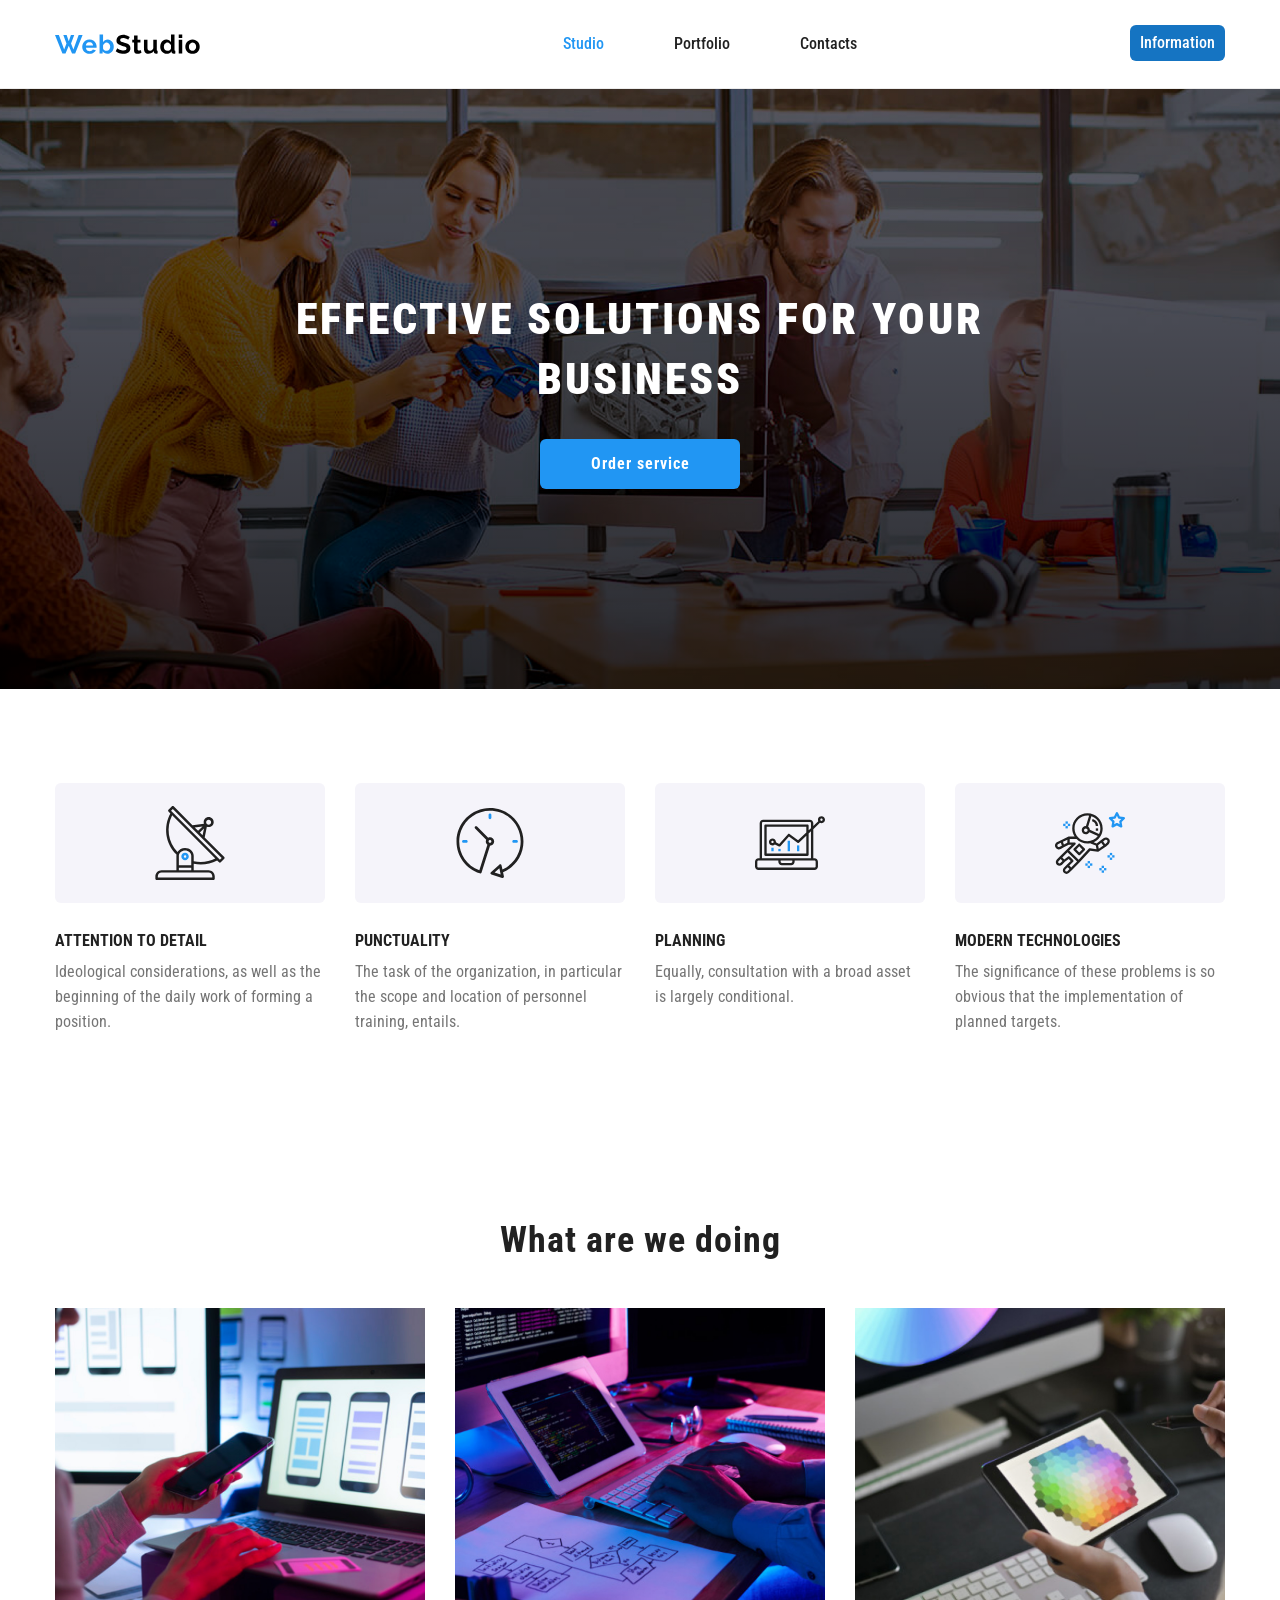
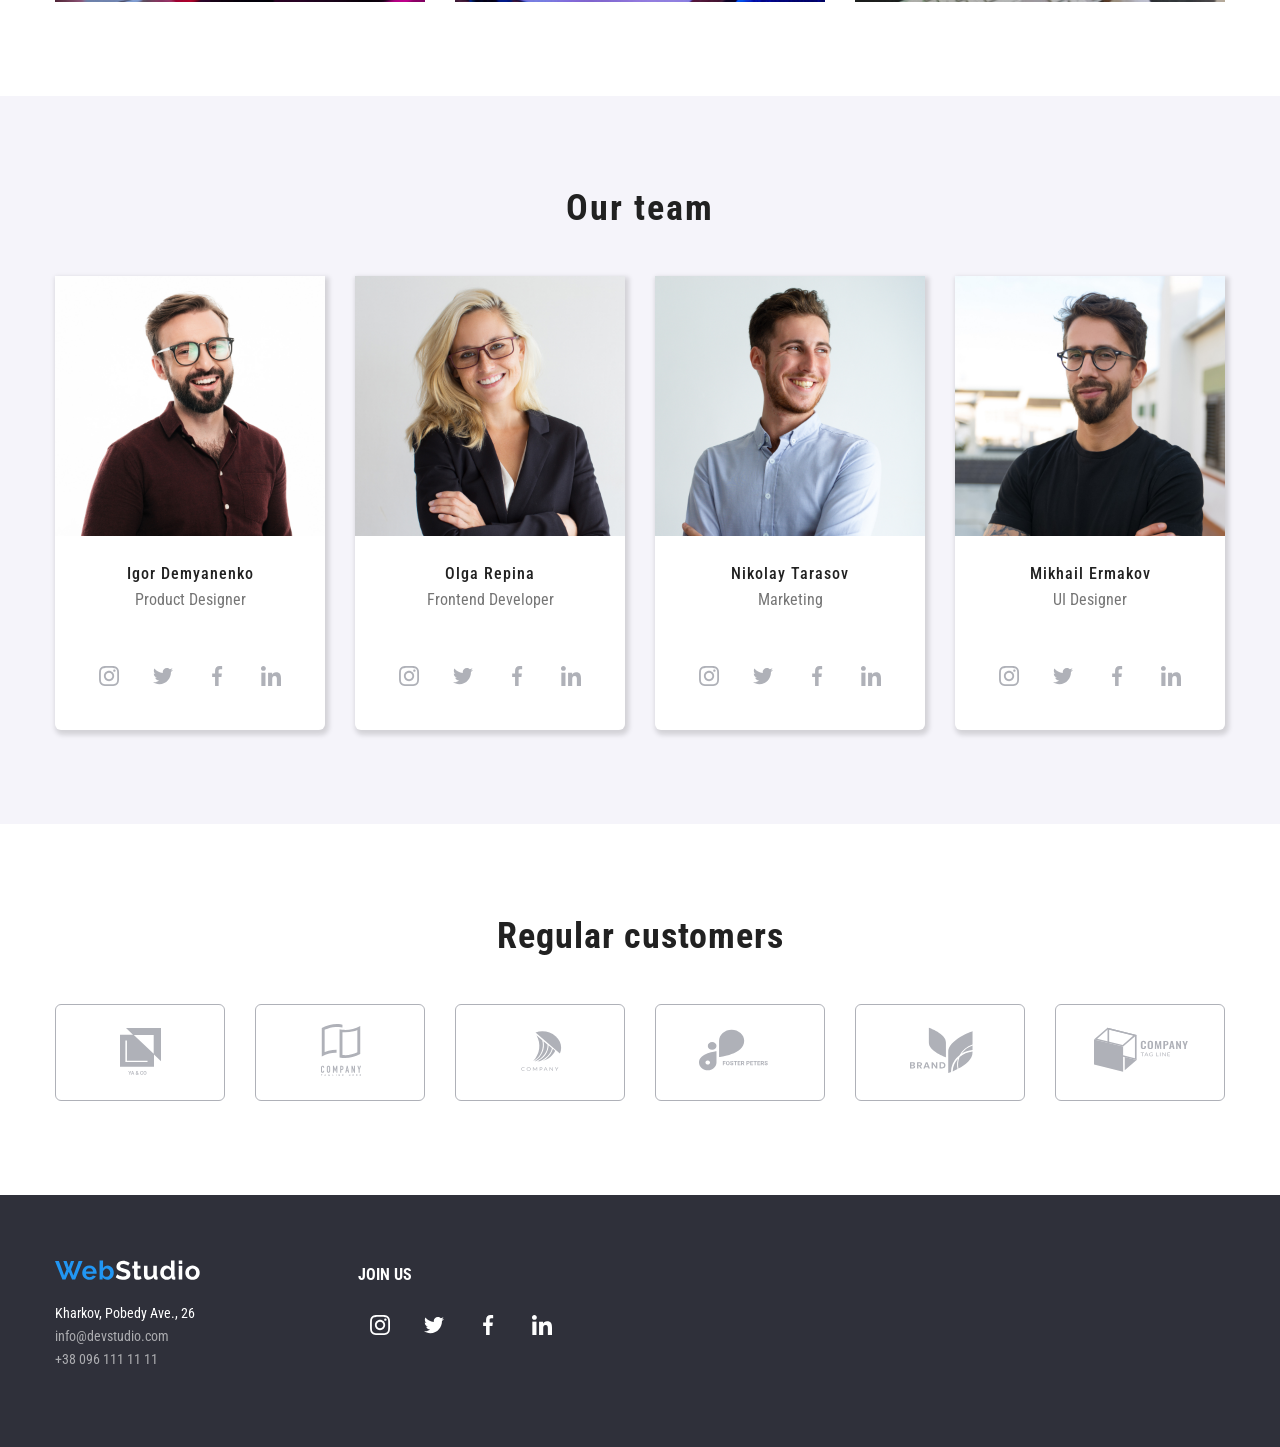
<file: index.html>
<!DOCTYPE html>
<html lang="en">
<head>
    <meta charset="UTF-8">
    <meta name="viewport" content="width=device-width, initial-scale=1.0">
    <title>WebStudio</title>
    <link rel="stylesheet" href="css/styles.css">
</head>

<body>
    <header class="header">
        <div class="container header-container">
            <a class="header-logo" href="#">
                <img src="img/logo-header.svg" alt="WebStudio" width="145" height="31">
            </a>
            <nav class="header-nav">
                <a class="active" href="#">Studio</a>
                <a href="/portfolio.html">Portfolio</a>
                <a href="#">Contacts</a>
                
            </nav>

            <div class=" info-d">
                <a href="#">Information</a>
                <ul>
                        <li>
                            <a href="mailto:info@devstudio.com">info@devstudio.com</a></li>
                        <li>
                            <a href="tel:+380961111111">+38 096 111 11 11</a></li>
                </ul>
            </div>

        </div>
    </header>

    <main>
        <section class="hero">
            <div class="container">
                <div class="hero-box">
                    <h1 class="hero-title">Effective solutions for your business</h1>
                    <button class="hero-btn btn">Order service</button>
                </div>
            </div>
        </section>

        <section class="about">
            <div class="container about-boxes">
                <div class="about-box">
                    <h2 class="about-title">Attention to detail</h2>
                    <p class="about-p">Ideological considerations, as well as the beginning of the daily work of forming a position.</p>
                </div>
                <div class="about-box">
                    <h2 class="about-title">Punctuality</h2>
                    <p class="about-p">The task of the organization, in particular the scope and location of personnel training, entails.</p>
                </div>
                <div class="about-box">
                    <h2 class="about-title">Planning</h2>
                    <p class="about-p">Equally, consultation with a broad asset is largely conditional.</p>
                </div>
                <div class="about-box">
                    <h2 class="about-title">Modern technologies</h2>
                    <p class="about-p">The significance of these problems is so obvious that the implementation of planned targets.</p>
                </div>
            </div>
        </section>

        <section class="three">
            <div class="container">
                <h2 class="three-title">What are we doing</h2>
                <div class="three-two">
                 <div class="cards">
                    <img src="img/img1.jpg" alt="image1" width="370" height="294">
                    <p class="cards-desc">Desktop Applications</p>
                </div>
                 <div class="cards">
                    <img src="img/img2.jpg" alt="image2" width="370" height="294">
                    <p class="cards-desc">Mobile applications</p>
                </div>
                 <div class="cards">
                    <img src="img/img3.jpg" alt="image3" width="370" height="294">
                    <p class="cards-desc">Design solutions</p>
                </div>
                </div>
            </div>
        </section>

        <section class="last">
            <div class="container">
                <h2 class="last-title">Our team</h2>
                <div class="last-box">
                    <div class="last-img">
                        <img class="image" src="img/foto1.jpg" alt="foto1" width="270" height="260">
                        <div class="last-desc">
                        <h3 class="last-h3">Igor Demyanenko</h3>
                        <p class="last-p">Product Designer</p>
                        </div>
                        <div class="dlogo">
                            <ul>
                                <li>
                                    <a href="https://www.instagram.com">
                                        <svg class="iconAFB1B8">
                                            <use href="img/sprites.svg#Instagram1" ></use>
                                        </svg>
                                    </a>
                                </li>
                                <li>
                                    <a href="https://twitter.com">
                                    <svg class="iconAFB1B8">
                                            <use href="img/sprites.svg#twitter2" ></use>
                                        </svg>
                                    </a>
                                </li>
                                <li>
                                    <a href="https://www.facebook.com/">
                                        <svg class="iconAFB1B8">
                                            <use href="img/sprites.svg#facebook3" ></use>
                                        </svg>
                                    </a>
                                </li>
                                <li>
                                    <a href="https://fr.linkedin.com/">
                                        <svg class="iconAFB1B8">
                                            <use href="img/sprites.svg#linkedin4" ></use>
                                        </svg>
                                    </a>
                                </li>
                            </ul>
                        </div>
                    </div>
                    <div class="last-img">
                        <img class="image" src="img/foto2.jpg" alt="foto2" width="270" height="260">
                        <div class="last-desc">
                        <h3 class="last-h3">Olga Repina</h3>
                        <p class="last-p">Frontend Developer</p>
                        </div>
                        <div class="dlogo">
                            <ul>
                                <li>
                                    <a href="https://www.instagram.com">
                                        <svg class="iconAFB1B8">
                                            <use href="img/sprites.svg#Instagram1" ></use>
                                        </svg>
                                    </a>
                                </li>
                                <li>
                                    <a href="https://twitter.com">
                                    <svg class="iconAFB1B8">
                                            <use href="img/sprites.svg#twitter2" ></use>
                                        </svg>
                                    </a>
                                </li>
                                <li>
                                    <a href="https://www.facebook.com/">
                                        <svg class="iconAFB1B8">
                                            <use href="img/sprites.svg#facebook3" ></use>
                                        </svg>
                                    </a>
                                </li>
                                <li>
                                    <a href="https://fr.linkedin.com/">
                                        <svg class="iconAFB1B8">
                                            <use href="img/sprites.svg#linkedin4" ></use>
                                        </svg>
                                    </a>
                                </li>
                            </ul>
                        </div>
                    </div>
                    <div class="last-img">
                        <img class="image" src="img/foto3.jpg" alt="foto3" width="270" height="260">
                        <div class="last-desc">
                        <h3 class="last-h3">Nikolay Tarasov</h3>
                        <p class="last-p">Marketing</p>
                        </div>
                        <div class="dlogo">
                            <ul>
                                <li>
                                    <a href="https://www.instagram.com">
                                        <svg class="iconAFB1B8">
                                            <use href="img/sprites.svg#Instagram1" ></use>
                                        </svg>
                                    </a>
                                </li>
                                <li>
                                    <a href="https://twitter.com">
                                    <svg class="iconAFB1B8">
                                            <use href="img/sprites.svg#twitter2" ></use>
                                        </svg>
                                    </a>
                                </li>
                                <li>
                                    <a href="https://www.facebook.com/">
                                        <svg class="iconAFB1B8">
                                            <use href="img/sprites.svg#facebook3" ></use>
                                        </svg>
                                    </a>
                                </li>
                                <li>
                                    <a href="https://fr.linkedin.com/">
                                        <svg class="iconAFB1B8">
                                            <use href="img/sprites.svg#linkedin4" ></use>
                                        </svg>
                                    </a>
                                </li>
                            </ul>
                        </div>
                    </div>
                    <div class="last-img">
                        <img class="image" src="img/foto4.jpg" alt="foto4" width="270" height="260">
                        <div class="last-desc">
                        <h3 class="last-h3">Mikhail Ermakov</h3>
                        <p class="last-p">UI Designer</p>
                        </div>
                        <div class="dlogo">
                            <ul>
                                <li>
                                    <a href="https://www.instagram.com">
                                        <svg class="iconAFB1B8">
                                            <use href="#Instagram1" ></use>
                                        </svg>
                                    </a>
                                </li>
                                <li>
                                    <a href="https://twitter.com">
                                    <svg class="iconAFB1B8">
                                            <use href="#twitter2" ></use>
                                        </svg>
                                    </a>
                                </li>
                                <li>
                                    <a href="https://www.facebook.com/">
                                        <svg class="iconAFB1B8">
                                            <use href="#facebook3" ></use>
                                        </svg>
                                    </a>
                                </li>
                                <li>
                                    <a href="https://fr.linkedin.com/">
                                        <svg class="iconAFB1B8">
                                            <use href="#linkedin4" ></use>
                                        </svg>
                                    </a>
                                </li>
                            </ul>
                        </div>
                    </div>
                </div>
            </div>
        </section>

        <section class="three">
            <div class="container">
                <h2 class="three-title ">Regular customers</h2>
                <div>
                    <ul class="fox">
                        <li>
                                <svg class="iconAFB1B8106x60">
                                    <use href="img/sprites.svg#regular" ></use>
                                </svg>
                        </li>
                        <li>
                            <svg class="iconAFB1B8106x60">
                                <use href="img/sprites.svg#regular1"></use>
                            </svg>
                        </li>
                        <li>
                                <svg class="iconAFB1B8106x60">
                                    <use href="#regular2" ></use>
                                </svg>
                        </li>
                        <li>
                                <svg class="iconAFB1B8106x60">
                                    <use href="#regular3" ></use>
                                </svg>
                        </li>
                        <li>
                                <svg class="iconAFB1B8106x60">
                                    <use href="#regular4" ></use>
                                </svg>
                        </li>
                        <li>
                                <svg class="iconAFB1B8106x60">
                                    <use href="#regular5"></use>
                                </svg>
                        </li>
                    </ul>
                </div>
            </div>
        </section>
    </main>

    <footer>
        <section class="footer">
            <div class="container">
                <div class="blockfoot">
                    <div class="footdiv1">
                    <div class="footer-out">
                        <a href="#">
                            <img class="img-footer" src="img/logo-footer.svg" alt="Logo" width="145" height="31">
                        </a>
                    </div>
                    <div class="footer-out2">
                        <h3>Kharkov, Pobedy Ave., 26</h3>
                    </div>
                        <div class="footer-a">
                        <a href="mailto:info@devstudio.com">info@devstudio.com</a>
                        </div>
                        <div class="footer-a">
                        <a href="tel:+380961111111">+38 096 111 11 11</a>
                        </div>
                    </div>

                    <div class="footdiv2">
                        <div class="dlogofoot">
                            <h3 class="footh3">join us</h3>
                            <ul>
                                <li>
                                    <a href="https://www.instagram.com">
                                        <svg class="iconwhite">
                                            <use href="img/sprites.svg#Instagram1"></use>
                                        </svg>
                                    </a>
                                </li>
                                <li>
                                    <a href="https://twitter.com">
                                        <svg class="iconwhite">
                                            <use href="img/sprites.svg#twitter2"></use>
                                        </svg>
                                    </a>
                                </li>
                                <li>
                                    <a href="https://www.facebook.com/">
                                            <svg class="iconwhite">
                                            <use href="img/sprites.svg#facebook3"></use>
                                        </svg>
                                    </a>
                                </li>
                                <li>
                                    <a href="https://fr.linkedin.com/">
                                        <svg class="iconwhite">
                                            <use href="img/sprites.svg#linkedin4"></use>
                                        </svg>
                                    </a>
                                </li>
                            </ul>
                        </div>
                </div>
            </div>
        </div>
        </section>
    </footer>



    <svg class="hidden" xmlns="http://www.w3.org/2000/svg">

<symbol id="facebook3" viewBox="0 0 20 20">
<path d="M13.3309 3.32083H15.1567V0.140833C14.8417 0.0975 13.7584 0 12.4967 0C9.86422 0 8.06088 1.65583 8.06088 4.69917V7.5H5.15588V11.055H8.06088V20H11.6226V11.0558H14.4101L14.8526 7.50083H11.6217V5.05167C11.6226 4.02417 11.8992 3.32083 13.3309 3.32083Z"/>
</symbol>

<symbol id="Instagram1" viewBox="0 0 20 20">
<path d="M19.9804 5.88005C19.9336 4.81738 19.7617 4.0868 19.5156 3.45374C19.2616 2.78176 18.8709 2.18014 18.359 1.68002C17.8589 1.1721 17.2533 0.777435 16.5891 0.527447C15.9524 0.281274 15.2256 0.109427 14.163 0.0625732C13.0924 0.0117516 12.7525 0 10.0371 0C7.32173 0 6.98185 0.0117516 5.91521 0.0586052C4.85253 0.105459 4.12195 0.277459 3.48904 0.523479C2.81692 0.777435 2.2153 1.16814 1.71517 1.68002C1.20726 2.18014 0.812743 2.78573 0.562603 3.44992C0.31643 4.0868 0.144583 4.81341 0.0977294 5.87609C0.0469078 6.9467 0.0351562 7.28658 0.0351562 10.002C0.0351562 12.7173 0.0469078 13.0572 0.0937614 14.1239C0.140615 15.1865 0.312615 15.9171 0.558787 16.5502C0.812743 17.2221 1.20726 17.8238 1.71517 18.3239C2.2153 18.8318 2.82088 19.2265 3.48508 19.4765C4.12195 19.7226 4.84856 19.8945 5.91139 19.9413C6.97788 19.9883 7.31791 19.9999 10.0333 19.9999C12.7487 19.9999 13.0885 19.9883 14.1552 19.9413C15.2179 19.8945 15.9484 19.7226 16.5813 19.4765C17.9254 18.9568 18.9881 17.8941 19.5078 16.5502C19.7538 15.9133 19.9258 15.1865 19.9727 14.1239C20.0195 13.0572 20.0313 12.7173 20.0313 10.002C20.0313 7.28658 20.0273 6.9467 19.9804 5.88005ZM18.1794 14.0457C18.1364 15.0225 17.9723 15.5499 17.8356 15.9015C17.4995 16.7728 16.808 17.4643 15.9367 17.8004C15.5851 17.9372 15.0538 18.1012 14.0809 18.1441C13.026 18.1911 12.7096 18.2027 10.0411 18.2027C7.37255 18.2027 7.05221 18.1911 6.00113 18.1441C5.02438 18.1012 4.49693 17.9372 4.1453 17.8004C3.71171 17.6402 3.31704 17.3862 2.9967 17.0541C2.6646 16.7298 2.41065 16.3391 2.2504 15.9055C2.11365 15.5539 1.94959 15.0225 1.90671 14.0497C1.8597 12.9948 1.8481 12.6783 1.8481 10.0097C1.8481 7.34122 1.8597 7.02087 1.90671 5.96995C1.94959 4.99319 2.11365 4.46575 2.2504 4.11412C2.41065 3.68038 2.6646 3.28586 3.00067 2.96536C3.32483 2.63327 3.71553 2.37931 4.14927 2.21921C4.5009 2.08247 5.03231 1.9184 6.0051 1.87537C7.05999 1.82851 7.37652 1.81676 10.0449 1.81676C12.7174 1.81676 13.0337 1.82851 14.0848 1.87537C15.0616 1.9184 15.589 2.08247 15.9407 2.21921C16.3742 2.37931 16.7689 2.63327 17.0893 2.96536C17.4213 3.28967 17.6753 3.68038 17.8356 4.11412C17.9723 4.46575 18.1364 4.99701 18.1794 5.96995C18.2263 7.02484 18.238 7.34122 18.238 10.0097C18.238 12.6783 18.2263 12.9908 18.1794 14.0457Z"/>
<path d="M10.0371 4.86426C7.20074 4.86426 4.89941 7.16543 4.89941 10.002C4.89941 12.8385 7.20074 15.1397 10.0371 15.1397C12.8737 15.1397 15.1749 12.8385 15.1749 10.002C15.1749 7.16543 12.8737 4.86426 10.0371 4.86426ZM10.0371 13.3347C8.19702 13.3347 6.70442 11.8422 6.70442 10.002C6.70442 8.16172 8.19702 6.66927 10.0371 6.66927C11.8774 6.66927 13.3698 8.16172 13.3698 10.002C13.3698 11.8422 11.8774 13.3347 10.0371 13.3347Z"/>
<path d="M16.5775 4.66134C16.5775 5.3237 16.0404 5.86076 15.3779 5.86076C14.7155 5.86076 14.1785 5.3237 14.1785 4.66134C14.1785 3.99882 14.7155 3.46191 15.3779 3.46191C16.0404 3.46191 16.5775 3.99882 16.5775 4.66134Z"/>
</symbol>


<symbol id="linkedin4" viewBox="0 0 20 20">
<path d="M19.9951 19.9999V19.999H20.0001V12.664C20.0001 9.07569 19.2276 6.31152 15.0326 6.31152C13.0159 6.31152 11.6626 7.41819 11.1101 8.46736H11.0517V6.64652H7.07422V19.999H11.2159V13.3874C11.2159 11.6465 11.5459 9.96319 13.7017 9.96319C15.8259 9.96319 15.8576 11.9499 15.8576 13.499V19.9999H19.9951Z"/>
<path d="M0.329956 6.64746H4.47662V20H0.329956V6.64746Z"/>
<path d="M2.40167 0C1.07583 0 0 1.07583 0 2.40167C0 3.7275 1.07583 4.82583 2.40167 4.82583C3.7275 4.82583 4.80333 3.7275 4.80333 2.40167C4.8025 1.07583 3.72667 0 2.40167 0V0Z"/>
</symbol>


<symbol id="twitter2" viewBox="0 0 20 20">
<path d="M20 3.79875C19.2563 4.125 18.4637 4.34125 17.6375 4.44625C18.4875 3.93875 19.1363 3.14125 19.4412 2.18C18.6488 2.6525 17.7738 2.98625 16.8412 3.1725C16.0887 2.37125 15.0162 1.875 13.8462 1.875C11.5763 1.875 9.74875 3.7175 9.74875 5.97625C9.74875 6.30125 9.77625 6.61375 9.84375 6.91125C6.435 6.745 3.41875 5.11125 1.3925 2.6225C1.03875 3.23625 0.83125 3.93875 0.83125 4.695C0.83125 6.115 1.5625 7.37375 2.6525 8.1025C1.99375 8.09 1.3475 7.89875 0.8 7.5975C0.8 7.61 0.8 7.62625 0.8 7.6425C0.8 9.635 2.22125 11.29 4.085 11.6712C3.75125 11.7625 3.3875 11.8062 3.01 11.8062C2.7475 11.8062 2.4825 11.7913 2.23375 11.7362C2.765 13.36 4.2725 14.5538 6.065 14.5925C4.67 15.6838 2.89875 16.3412 0.98125 16.3412C0.645 16.3412 0.3225 16.3263 0 16.285C1.81625 17.4563 3.96875 18.125 6.29 18.125C13.835 18.125 17.96 11.875 17.96 6.4575C17.96 6.27625 17.9538 6.10125 17.945 5.9275C18.7588 5.35 19.4425 4.62875 20 3.79875Z"/>
</symbol>

<symbol  id="regular"  viewBox="0 0 106 60">
<path fill-rule="evenodd" clip-rule="evenodd" d="M38 7L45.0078 13.6341L32 13.6265V45.8137H66V33.507L73 40.1338V7H38ZM65.6924 32.7283L45.8226 13.918H65.6924V32.7283ZM59.5231 41.1055H37.3801V19.4579H38.9453V39.6397H59.5231V41.1055ZM42.6089 50.0991L41.791 51.7837L40.9731 50.0991H40.2871L41.481 52.3452V53.6538H42.1011V52.3452L43.2925 50.0991H42.6089ZM43.6367 53.6538L43.9248 52.8262H45.3018L45.5923 53.6538H46.2368L44.8916 50.0991H44.3374L42.9946 53.6538H43.6367ZM44.6133 50.8535L45.1284 52.3281H44.0981L44.6133 50.8535ZM47.8701 52.2427C47.7806 52.3794 47.7358 52.5299 47.7358 52.6943C47.7358 52.9938 47.8408 53.2371 48.0508 53.4243C48.2624 53.6099 48.5439 53.7026 48.8955 53.7026C49.2471 53.7026 49.5498 53.6074 49.8037 53.417L50.0039 53.6538H50.6924L50.1699 53.0361C50.375 52.7562 50.4775 52.3973 50.4775 51.9595H49.9624C49.9624 52.1987 49.9128 52.416 49.8135 52.6113L49.1274 51.8008L49.3691 51.625C49.54 51.5013 49.6629 51.3776 49.7378 51.2539C49.8127 51.1286 49.8501 50.9919 49.8501 50.8438C49.8501 50.6191 49.7671 50.4312 49.6011 50.2798C49.4367 50.1268 49.2251 50.0503 48.9663 50.0503C48.6798 50.0503 48.452 50.1317 48.2827 50.2944C48.1134 50.4556 48.0288 50.6753 48.0288 50.9536C48.0288 51.0675 48.0557 51.1855 48.1094 51.3076C48.1647 51.4297 48.2616 51.5778 48.3999 51.752C48.1362 51.9408 47.9596 52.1043 47.8701 52.2427ZM49.4741 53.0288C49.3 53.1623 49.1128 53.229 48.9126 53.229C48.7352 53.229 48.5936 53.1777 48.4878 53.0752C48.382 52.9727 48.3291 52.8392 48.3291 52.6748C48.3291 52.4844 48.4268 52.3151 48.6221 52.167L48.6978 52.1133L49.4741 53.0288ZM48.8369 51.4541C48.6693 51.2474 48.5854 51.0757 48.5854 50.939C48.5854 50.8201 48.6196 50.7217 48.688 50.6436C48.7563 50.5654 48.8483 50.5264 48.9639 50.5264C49.0713 50.5264 49.16 50.5597 49.23 50.6265C49.3 50.6916 49.335 50.7705 49.335 50.8633C49.335 51.0033 49.2845 51.118 49.1836 51.2075L49.1079 51.2686L48.8369 51.4541ZM54.623 53.3853C54.8672 53.172 55.0072 52.8758 55.043 52.4966H54.4277C54.3952 52.7505 54.3179 52.932 54.1958 53.041C54.0737 53.1501 53.8914 53.2046 53.6489 53.2046C53.3836 53.2046 53.1818 53.1037 53.0435 52.9019C52.9067 52.7 52.8384 52.4071 52.8384 52.0229V51.708C52.8416 51.3288 52.9149 51.0415 53.0581 50.8462C53.203 50.6493 53.4097 50.5508 53.6782 50.5508C53.9093 50.5508 54.0843 50.6077 54.2031 50.7217C54.3236 50.834 54.3984 51.0179 54.4277 51.2734H55.043C55.0039 50.8844 54.8647 50.5833 54.6255 50.3701C54.3862 50.1569 54.0705 50.0503 53.6782 50.0503C53.3869 50.0503 53.1297 50.1195 52.9067 50.2578C52.6854 50.3962 52.5153 50.5931 52.3965 50.8486C52.2777 51.1042 52.2183 51.3996 52.2183 51.7349V52.0669C52.2231 52.394 52.2842 52.6813 52.4014 52.9287C52.5186 53.1761 52.6846 53.3674 52.8994 53.5024C53.1159 53.6359 53.3657 53.7026 53.6489 53.7026C54.0542 53.7026 54.3789 53.5968 54.623 53.3853ZM58.2534 52.8872C58.3739 52.6235 58.4341 52.3175 58.4341 51.9692V51.7715C58.4325 51.4248 58.3706 51.1213 58.2485 50.8608C58.1265 50.5988 57.9531 50.3986 57.7285 50.2603C57.5055 50.1203 57.2492 50.0503 56.9595 50.0503C56.6698 50.0503 56.4126 50.1211 56.188 50.2627C55.965 50.4027 55.7917 50.6053 55.668 50.8706C55.5459 51.1359 55.4849 51.4419 55.4849 51.7886V51.9888C55.4865 52.3289 55.5483 52.6292 55.6704 52.8896C55.7941 53.1501 55.9683 53.3511 56.1929 53.4927C56.4191 53.6326 56.6763 53.7026 56.9644 53.7026C57.2557 53.7026 57.5129 53.6326 57.7358 53.4927C57.9604 53.3511 58.133 53.1493 58.2534 52.8872ZM57.5918 50.8779C57.7415 51.0879 57.8164 51.3898 57.8164 51.7837V51.9692C57.8164 52.3696 57.7423 52.674 57.5942 52.8823C57.4478 53.0907 57.2378 53.1948 56.9644 53.1948C56.6942 53.1948 56.4826 53.0882 56.3296 52.875C56.1782 52.6618 56.1025 52.3599 56.1025 51.9692V51.7642C56.1058 51.3817 56.1823 51.0863 56.332 50.8779C56.4834 50.668 56.6925 50.563 56.9595 50.563C57.2329 50.563 57.4437 50.668 57.5918 50.8779Z"/>
</symbol>

<symbol id="regular2" viewBox="0 0 106 60">
<path d="M36.4063 49.1018C36.4222 49.1022 36.4379 49.1053 36.4524 49.111C36.4669 49.1167 36.4799 49.1248 36.4908 49.135L36.7089 49.3435C36.5396 49.5122 36.3304 49.6472 36.0955 49.7391C35.8204 49.8395 35.5239 49.8879 35.2257 49.8813C34.9455 49.8863 34.6671 49.8411 34.4078 49.7486C34.1739 49.6636 33.9638 49.536 33.7916 49.3743C33.6159 49.2065 33.4805 49.01 33.3935 48.7962C33.2982 48.5578 33.2512 48.3069 33.2545 48.0546C33.2506 47.8007 33.3015 47.5483 33.4044 47.3107C33.4997 47.0955 33.6433 46.8989 33.827 46.7326C34.0132 46.5694 34.2359 46.4412 34.4814 46.3558C34.7499 46.2654 35.0359 46.2203 35.3239 46.2232C35.5914 46.2175 35.8575 46.2586 36.1064 46.344C36.3223 46.4254 36.5206 46.5384 36.6926 46.6781L36.5099 46.9008C36.4973 46.9165 36.4816 46.9301 36.4635 46.941C36.442 46.9539 36.4159 46.9598 36.3899 46.9576C36.3616 46.9559 36.3343 46.9478 36.3109 46.9339L36.2127 46.8747L36.0764 46.7989C36.0175 46.7707 35.9565 46.7462 35.8937 46.7255C35.8128 46.7003 35.7299 46.6805 35.6456 46.6662C35.5386 46.6491 35.4299 46.6412 35.3211 46.6425C35.1138 46.6403 34.908 46.6741 34.7159 46.742C34.5367 46.805 34.375 46.9003 34.2415 47.0216C34.1055 47.1507 34.0007 47.3021 33.9334 47.467C33.8566 47.6556 33.8187 47.8545 33.8216 48.0546C33.8183 48.2578 33.8561 48.4598 33.9334 48.6516C33.9999 48.8151 34.1027 48.9656 34.236 49.0947C34.3609 49.215 34.5157 49.309 34.6886 49.3695C34.8666 49.4336 35.0576 49.4659 35.2503 49.4643C35.3615 49.4658 35.4728 49.4594 35.5829 49.4453C35.7627 49.4263 35.9351 49.372 36.0873 49.2866C36.1636 49.2429 36.2356 49.1937 36.3027 49.1397C36.3307 49.1165 36.3676 49.103 36.4063 49.1018Z"/>
<path d="M42.7044 48.0537C42.7078 48.3051 42.6579 48.5548 42.5572 48.7905C42.4684 49.0042 42.3284 49.1992 42.1465 49.3625C41.9646 49.5259 41.745 49.6539 41.5021 49.7381C40.9683 49.915 40.3782 49.915 39.8444 49.7381C39.603 49.6526 39.3848 49.5243 39.2037 49.3614C39.0219 49.1951 38.8809 48.9984 38.7893 48.7834C38.5929 48.3062 38.5929 47.7846 38.7893 47.3074C38.8823 47.0922 39.0231 46.895 39.2037 46.727C39.3864 46.5693 39.6045 46.4459 39.8444 46.3646C40.3775 46.1845 40.969 46.1845 41.5021 46.3646C41.7443 46.45 41.9634 46.5783 42.1455 46.7412C42.325 46.9059 42.465 47.1 42.5572 47.3122C42.6582 47.5494 42.7081 47.8008 42.7044 48.0537ZM42.1319 48.0537C42.1362 47.8526 42.1011 47.6523 42.0283 47.4614C41.9672 47.2979 41.8679 47.1471 41.7366 47.0184C41.6087 46.8967 41.4513 46.8012 41.2758 46.7389C40.8879 46.6093 40.4586 46.6093 40.0707 46.7389C39.8952 46.8012 39.7378 46.8967 39.6099 47.0184C39.4768 47.1463 39.3764 47.2973 39.3155 47.4614C39.1768 47.8471 39.1768 48.2603 39.3155 48.646C39.377 48.8098 39.4773 48.9607 39.6099 49.089C39.7379 49.2099 39.8953 49.3046 40.0707 49.3661C40.4593 49.4924 40.8872 49.4924 41.2758 49.3661C41.4512 49.3046 41.6086 49.2099 41.7366 49.089C41.8673 48.96 41.9665 48.8093 42.0283 48.646C42.1015 48.4551 42.1365 48.2548 42.1319 48.0537Z"/>
<path d="M47.0013 48.6746L47.0586 48.8072C47.0804 48.7599 47.0995 48.7172 47.1213 48.6746C47.1421 48.63 47.1657 48.5865 47.1922 48.5443L48.5854 46.3437C48.6127 46.3058 48.6372 46.2821 48.6645 46.275C48.7015 46.2652 48.7403 46.2612 48.779 46.2632H49.1907V49.8424H48.7026V47.2107C48.7026 47.1775 48.7026 47.1396 48.7026 47.0994C48.7 47.0583 48.7 47.0172 48.7026 46.9762L47.3012 49.2076C47.2834 49.241 47.255 49.2692 47.2192 49.289C47.1834 49.3087 47.1418 49.3191 47.0995 49.3189H47.0204C46.9779 49.3194 46.9362 49.3091 46.9004 49.2894C46.8646 49.2696 46.8362 49.2412 46.8186 49.2076L45.3763 46.962C45.3763 47.0046 45.3763 47.0472 45.3763 47.0899C45.3763 47.1325 45.3763 47.1704 45.3763 47.2036V49.8353H44.9047V46.2632H45.3164C45.355 46.2612 45.3938 46.2652 45.4309 46.275C45.4647 46.2896 45.4916 46.3139 45.5072 46.3437L46.9304 48.5467C46.9584 48.5874 46.9821 48.6302 47.0013 48.6746Z"/>
<path d="M52.2444 48.4967V49.8374H51.6991V46.2631H52.9151C53.1446 46.2592 53.3735 46.2856 53.594 46.3412C53.7705 46.3847 53.9341 46.4606 54.0739 46.5639C54.195 46.6607 54.2883 46.7807 54.3465 46.9145C54.4109 47.0603 54.4423 47.2155 54.4392 47.3716C54.4416 47.5284 54.4073 47.6839 54.3383 47.8288C54.2728 47.9659 54.1721 48.0882 54.0439 48.1864C53.904 48.294 53.7395 48.3747 53.5613 48.4233C53.349 48.4822 53.127 48.5103 52.9042 48.5062L52.2444 48.4967ZM52.2444 48.113H52.9042C53.0475 48.1146 53.1902 48.0962 53.3268 48.0585C53.4395 48.0256 53.5433 47.9732 53.6322 47.9046C53.7141 47.839 53.7775 47.758 53.8176 47.6677C53.8622 47.5722 53.8844 47.4699 53.883 47.3669C53.8893 47.2675 53.8707 47.1681 53.8283 47.0757C53.7859 46.9832 53.7208 46.8999 53.6376 46.8315C53.4293 46.6902 53.1677 46.6218 52.9042 46.6397H52.2444V48.113Z"/>
<path d="M59.5731 49.8423H59.1423C59.0991 49.8437 59.0566 49.832 59.0223 49.8091C58.9914 49.7868 58.9671 49.7584 58.9514 49.7262L58.5806 48.8615H56.7185L56.334 49.7262C56.3199 49.7578 56.2964 49.7856 56.2659 49.8067C56.2312 49.831 56.1877 49.8436 56.1432 49.8423H55.7124L57.3483 46.2627H57.9154L59.5731 49.8423ZM56.8739 48.5133H58.4116L57.7627 47.0563C57.7131 46.9467 57.6721 46.8343 57.64 46.7199L57.5773 46.9071C57.5582 46.9639 57.5364 47.016 57.5173 47.0587L56.8739 48.5133Z"/>
<path d="M61.9288 46.2794C61.9614 46.2949 61.9894 46.3168 62.0106 46.3433L64.3962 49.0416C64.3962 48.9989 64.3962 48.9563 64.3962 48.916C64.3962 48.8758 64.3962 48.8355 64.3962 48.7976V46.2628H64.8843V49.8423H64.6116C64.5729 49.8433 64.5345 49.836 64.4998 49.821C64.4662 49.8039 64.4365 49.7814 64.4126 49.7546L62.0297 47.0587C62.0323 47.0998 62.0323 47.1409 62.0297 47.1819C62.0297 47.2222 62.0297 47.2577 62.0297 47.2909V49.8423H61.5416V46.2628H61.8306C61.8644 46.262 61.8979 46.2676 61.9288 46.2794Z"/>
<path d="M68.9031 48.4193V49.8407H68.3578V48.4193L66.8501 46.2635H67.3381C67.3802 46.2614 67.4218 46.2723 67.4554 46.2943C67.4851 46.3173 67.51 46.3446 67.529 46.3749L68.4724 47.7655C68.5105 47.8247 68.5432 47.8792 68.5705 47.9313C68.5978 47.9834 68.6196 48.0332 68.6387 48.0829L68.7096 47.9289C68.736 47.8726 68.767 47.818 68.8023 47.7655L69.732 46.3654C69.7516 46.3375 69.7754 46.312 69.8029 46.2896C69.8352 46.265 69.8772 46.2523 69.9201 46.2541H70.4136L68.9031 48.4193Z"/>
<path d="M46.7314 40.2563C46.9686 40.2823 47.2086 40.3036 47.4512 40.3226C51.1301 38.8927 54.2422 36.5525 56.3987 33.5943C58.5552 30.6362 59.6603 27.1914 59.5759 23.6905L55.5216 20.168C56.346 23.8953 55.9604 27.7483 54.408 31.2961C52.8555 34.8438 50.1976 37.9462 46.7314 40.2563Z"/>
<path d="M45.2837 40.0929L45.3928 40.1118C49.0966 37.81 51.9205 34.5957 53.4993 30.8845C55.078 27.1733 55.3389 23.1359 54.2483 19.2945L48.4737 14.2773C50.8094 18.4014 51.7495 23.0168 51.1848 27.5868C50.6201 32.1568 48.5737 36.4936 45.2837 40.0929Z"/>
<path d="M64.868 27.8271C63.8869 31.6737 61.5042 35.1429 58.0736 37.7195C57.0717 38.4761 55.991 39.1502 54.8455 39.733C57.6389 39.0196 60.2065 37.7584 62.3503 36.0466C64.494 34.3347 66.1567 32.218 67.21 29.8596L64.868 27.8271Z"/>
<path d="M63.949 27.2604L60.6146 24.3633C60.5508 27.6664 59.47 30.8944 57.4845 33.7117C55.499 36.5291 52.6813 38.833 49.3242 40.3841H49.3406C50.0887 40.3838 50.8362 40.3451 51.579 40.268C54.7164 39.1554 57.488 37.3853 59.6464 35.1156C61.8049 32.8459 63.283 30.1472 63.949 27.2604Z/>
<path d="M45.7663 12.1612L41.7883 8.7002C38.2322 9.89415 35.1738 11.9931 33.0134 14.7223C30.8529 17.4515 29.6912 20.6838 29.6801 23.9961V23.9961C29.6934 27.6562 31.1113 31.2079 33.7093 34.089C36.3073 36.9702 39.9371 39.0162 44.0241 39.9033C47.6725 36.0412 49.8086 31.269 50.1219 26.28C50.4352 21.291 48.9094 16.3452 45.7663 12.1612Z"/>
<path d="M73.1401 26.7277C73.1257 22.3852 71.1339 18.2242 67.5997 15.1535C64.0656 12.0829 59.2764 10.3524 54.2784 10.3399C51.9688 10.3378 49.6789 10.7081 47.5249 11.4319L71.8805 32.593C72.7144 30.7225 73.1415 28.7337 73.1401 26.7277Z"/>
</symbol>

<symbol id="regular3" viewBox="0 0 106 60">
<path d="M24.1462 21.1035H24.1433C21.7453 21.1035 19.8013 22.8311 19.8013 24.9622V24.9647C19.8013 27.0958 21.7453 28.8234 24.1433 28.8234H24.1462C26.5442 28.8234 28.4882 27.0958 28.4882 24.9647V24.9622C28.4882 22.8311 26.5442 21.1035 24.1462 21.1035Z"/>
<path d="M56.195 19.8695C56.1882 16.9095 54.8623 14.0725 52.5074 11.9792C50.1525 9.88592 46.9604 8.70692 43.6297 8.7002V8.7002C40.298 8.70557 37.1045 9.88398 34.7484 11.9774C32.3922 14.0708 31.0655 16.9087 31.0587 19.8695V36.1924C31.0587 36.1924 56.1922 33.7047 56.195 19.8721V19.8695Z"/>
<path d="M11 41.5495C11.006 43.6091 11.9291 45.5828 13.5676 47.0394C15.2061 48.496 17.4267 49.317 19.7442 49.3231C22.0612 49.317 24.2814 48.4963 25.9197 47.0403C27.5581 45.5843 28.4816 43.6112 28.4884 41.552V30.1943C28.4884 30.1943 11 31.9266 11 41.5495ZM19.7442 43.5844C19.2913 43.5844 18.8486 43.4651 18.472 43.2415C18.0955 43.0179 17.802 42.7001 17.6287 42.3282C17.4554 41.9564 17.41 41.5472 17.4984 41.1525C17.5867 40.7577 17.8048 40.3951 18.125 40.1105C18.4453 39.8259 18.8533 39.6321 19.2975 39.5536C19.7416 39.4751 20.202 39.5154 20.6205 39.6694C21.0389 39.8234 21.3965 40.0843 21.6481 40.4189C21.8997 40.7535 22.034 41.147 22.034 41.5495C22.0351 41.8173 21.9767 42.0828 21.8622 42.3306C21.7476 42.5783 21.5791 42.8036 21.3664 42.9933C21.1536 43.1831 20.9008 43.3337 20.6224 43.4364C20.3441 43.5392 20.0456 43.5921 19.7442 43.5921V43.5844Z"/>
<path d="M37.4177 42.4639H35.7302V44.207H34.8513V39.9414H37.6287V40.6533H35.7302V41.7549H37.4177V42.4639ZM41.6423 42.1709C41.6423 42.5908 41.5681 42.959 41.4197 43.2754C41.2712 43.5918 41.0583 43.8359 40.781 44.0078C40.5056 44.1797 40.1892 44.2656 39.8318 44.2656C39.4783 44.2656 39.1628 44.1807 38.8855 44.0107C38.6082 43.8408 38.3933 43.5986 38.241 43.2842C38.0886 42.9678 38.0115 42.6045 38.0095 42.1943V41.9834C38.0095 41.5635 38.0847 41.1943 38.2351 40.876C38.3875 40.5557 38.6013 40.3105 38.8767 40.1406C39.1541 39.9688 39.4705 39.8828 39.8259 39.8828C40.1814 39.8828 40.4968 39.9688 40.7722 40.1406C41.0496 40.3105 41.2634 40.5557 41.4138 40.876C41.5662 41.1943 41.6423 41.5625 41.6423 41.9805V42.1709ZM40.7517 41.9775C40.7517 41.5303 40.6716 41.1904 40.5115 40.958C40.3513 40.7256 40.1228 40.6094 39.8259 40.6094C39.531 40.6094 39.3035 40.7246 39.1433 40.9551C38.9832 41.1836 38.9021 41.5195 38.9001 41.9629V42.1709C38.9001 42.6064 38.9802 42.9443 39.1404 43.1846C39.3005 43.4248 39.531 43.5449 39.8318 43.5449C40.1267 43.5449 40.3533 43.4297 40.5115 43.1992C40.6697 42.9668 40.7498 42.6289 40.7517 42.1855V41.9775ZM44.4929 43.0879C44.4929 42.9219 44.4343 42.7949 44.3171 42.707C44.2 42.6172 43.989 42.5234 43.6843 42.4258C43.3796 42.3262 43.1384 42.2285 42.9607 42.1328C42.4763 41.8711 42.2341 41.5186 42.2341 41.0752C42.2341 40.8447 42.2986 40.6396 42.4275 40.46C42.5583 40.2783 42.7449 40.1367 42.9871 40.0352C43.2312 39.9336 43.5046 39.8828 43.8074 39.8828C44.1121 39.8828 44.3835 39.9385 44.6218 40.0498C44.8601 40.1592 45.0447 40.3145 45.1755 40.5156C45.3083 40.7168 45.3748 40.9453 45.3748 41.2012H44.4958C44.4958 41.0059 44.4343 40.8545 44.3113 40.7471C44.1882 40.6377 44.0154 40.583 43.7927 40.583C43.5779 40.583 43.4109 40.6289 43.2917 40.7207C43.1726 40.8105 43.113 40.9297 43.113 41.0781C43.113 41.2168 43.1824 41.333 43.321 41.4268C43.4617 41.5205 43.6677 41.6084 43.9392 41.6904C44.4392 41.8408 44.8035 42.0273 45.032 42.25C45.2605 42.4727 45.3748 42.75 45.3748 43.082C45.3748 43.4512 45.2351 43.7412 44.9558 43.9521C44.6765 44.1611 44.3005 44.2656 43.8279 44.2656C43.4998 44.2656 43.2009 44.2061 42.9314 44.0869C42.6619 43.9658 42.4558 43.8008 42.3132 43.5918C42.1726 43.3828 42.1023 43.1406 42.1023 42.8652H42.9841C42.9841 43.3359 43.2654 43.5713 43.8279 43.5713C44.0369 43.5713 44.2 43.5293 44.3171 43.4453C44.4343 43.3594 44.4929 43.2402 44.4929 43.0879ZM49.1833 40.6533H47.8767V44.207H46.9978V40.6533H45.7087V39.9414H49.1833V40.6533ZM52.2537 42.3584H50.5662V43.501H52.5466V44.207H49.6873V39.9414H52.5408V40.6533H50.5662V41.6699H52.2537V42.3584ZM54.6414 42.6455H53.9412V44.207H53.0623V39.9414H54.6472C55.1511 39.9414 55.5398 40.0537 55.8132 40.2783C56.0867 40.5029 56.2234 40.8203 56.2234 41.2305C56.2234 41.5215 56.1599 41.7646 56.033 41.96C55.908 42.1533 55.7175 42.3076 55.4617 42.4229L56.3845 44.166V44.207H55.4412L54.6414 42.6455ZM53.9412 41.9336H54.6501C54.8708 41.9336 55.0417 41.8779 55.1628 41.7666C55.2839 41.6533 55.3445 41.498 55.3445 41.3008C55.3445 41.0996 55.2869 40.9414 55.1716 40.8262C55.0583 40.7109 54.8835 40.6533 54.6472 40.6533H53.9412V41.9336ZM59.2673 42.7041V44.207H58.3884V39.9414H60.0525C60.3728 39.9414 60.6541 40 60.8962 40.1172C61.1404 40.2344 61.3279 40.4014 61.4587 40.6182C61.5896 40.833 61.655 41.0781 61.655 41.3535C61.655 41.7715 61.5115 42.1016 61.2244 42.3438C60.9392 42.584 60.5437 42.7041 60.0378 42.7041H59.2673ZM59.2673 41.9922H60.0525C60.2849 41.9922 60.4617 41.9375 60.5828 41.8281C60.7058 41.7188 60.7673 41.5625 60.7673 41.3594C60.7673 41.1504 60.7058 40.9814 60.5828 40.8525C60.4597 40.7236 60.2898 40.6572 60.073 40.6533H59.2673V41.9922ZM64.8279 42.3584H63.1404V43.501H65.1208V44.207H62.2615V39.9414H65.115V40.6533H63.1404V41.6699H64.8279V42.3584ZM68.906 40.6533H67.5994V44.207H66.7205V40.6533H65.4314V39.9414H68.906V40.6533ZM71.9763 42.3584H70.2888V43.501H72.2693V44.207H69.4099V39.9414H72.2634V40.6533H70.2888V41.6699H71.9763V42.3584ZM74.364 42.6455H73.6638V44.207H72.7849V39.9414H74.3699C74.8738 39.9414 75.2625 40.0537 75.5359 40.2783C75.8093 40.5029 75.946 40.8203 75.946 41.2305C75.946 41.5215 75.8826 41.7646 75.7556 41.96C75.6306 42.1533 75.4402 42.3076 75.1843 42.4229L76.1072 44.166V44.207H75.1638L74.364 42.6455ZM73.6638 41.9336H74.3728C74.5935 41.9336 74.7644 41.8779 74.8855 41.7666C75.0066 41.6533 75.0671 41.498 75.0671 41.3008C75.0671 41.0996 75.0095 40.9414 74.8943 40.8262C74.781 40.7109 74.6062 40.6533 74.3699 40.6533H73.6638V41.9336ZM78.8289 43.0879C78.8289 42.9219 78.7703 42.7949 78.6531 42.707C78.5359 42.6172 78.325 42.5234 78.0203 42.4258C77.7156 42.3262 77.4744 42.2285 77.2966 42.1328C76.8123 41.8711 76.5701 41.5186 76.5701 41.0752C76.5701 40.8447 76.6345 40.6396 76.7634 40.46C76.8943 40.2783 77.0808 40.1367 77.323 40.0352C77.5671 39.9336 77.8406 39.8828 78.1433 39.8828C78.448 39.8828 78.7195 39.9385 78.9578 40.0498C79.196 40.1592 79.3806 40.3145 79.5115 40.5156C79.6443 40.7168 79.7107 40.9453 79.7107 41.2012H78.8318C78.8318 41.0059 78.7703 40.8545 78.6472 40.7471C78.5242 40.6377 78.3513 40.583 78.1287 40.583C77.9138 40.583 77.7468 40.6289 77.6277 40.7207C77.5085 40.8105 77.449 40.9297 77.449 41.0781C77.449 41.2168 77.5183 41.333 77.657 41.4268C77.7976 41.5205 78.0037 41.6084 78.2751 41.6904C78.7751 41.8408 79.1394 42.0273 79.3679 42.25C79.5964 42.4727 79.7107 42.75 79.7107 43.082C79.7107 43.4512 79.571 43.7412 79.2917 43.9521C79.0125 44.1611 78.6365 44.2656 78.1638 44.2656C77.8357 44.2656 77.5369 44.2061 77.2673 44.0869C76.9978 43.9658 76.7917 43.8008 76.6492 43.5918C76.5085 43.3828 76.4382 43.1406 76.4382 42.8652H77.3201C77.3201 43.3359 77.6013 43.5713 78.1638 43.5713C78.3728 43.5713 78.5359 43.5293 78.6531 43.4453C78.7703 43.3594 78.8289 43.2402 78.8289 43.0879Z"/>
</symbol>

<symbol id="regular4" viewBox="0 0 106 60">
<path d="M26.7569 44.7349C27.0006 45.011 27.1304 45.3569 27.1236 45.7118C27.136 45.9434 27.0914 46.1745 26.993 46.3881C26.8947 46.6018 26.7451 46.7924 26.5554 46.9459C26.082 47.2732 25.4956 47.4333 24.9037 47.3966H22V41.2051H24.8442C25.4057 41.1709 25.9626 41.3163 26.42 41.6165C26.6036 41.7572 26.7491 41.9351 26.8448 42.1362C26.9406 42.3372 26.984 42.5559 26.9716 42.7749C26.9883 43.1164 26.8712 43.4522 26.6413 43.7216C26.4206 43.9676 26.1156 44.1382 25.7758 44.2056C26.161 44.2699 26.5087 44.4575 26.7569 44.7349ZM23.3511 43.8003H24.5667C24.843 43.819 25.1174 43.7459 25.3397 43.5946C25.431 43.5188 25.502 43.4249 25.5473 43.32C25.5925 43.2151 25.6108 43.1021 25.6007 42.9896C25.6093 42.8776 25.5906 42.7653 25.5461 42.6607C25.5015 42.5561 25.4322 42.4618 25.343 42.3847C25.1141 42.2291 24.8312 42.1549 24.5469 42.176H23.3511V43.8003ZM25.4587 46.1746C25.5562 46.0971 25.6329 46 25.6828 45.8908C25.7326 45.7817 25.7543 45.6635 25.7461 45.5455C25.7535 45.4261 25.7309 45.3067 25.6799 45.1965C25.6289 45.0864 25.551 44.9885 25.4521 44.9103C25.2142 44.7488 24.9217 44.6696 24.6262 44.6865H23.3511V46.3894H24.6427C24.9334 46.4047 25.2212 46.329 25.4587 46.1746Z"/>
<path d="M32.5709 47.3973L30.9886 44.9776H30.394V47.3973H29.033V41.2058H31.6096C32.2591 41.1643 32.9012 41.3527 33.4034 41.7321C33.7635 42.0682 33.9808 42.511 34.0159 42.9807C34.051 43.4504 33.9018 43.9162 33.595 44.294C33.2771 44.6275 32.8428 44.8498 32.3661 44.9231L34.0508 47.3973H32.5709ZM30.394 44.1337H31.5072C32.2802 44.1337 32.6667 43.8212 32.6667 43.1961C32.6746 43.0684 32.6534 42.9407 32.6045 42.8209C32.5556 42.7011 32.48 42.592 32.3826 42.5004C32.1383 42.3144 31.8237 42.2242 31.5072 42.2494H30.3807L30.394 44.1337Z"/>
<path d="M40.0101 46.1502H37.298L36.819 47.3963H35.392L37.8827 41.2744H39.4254L41.9063 47.3963H40.4792L40.0101 46.1502ZM39.6467 45.2125L38.6557 42.5992L37.6647 45.2125H39.6467Z"/>
<path d="M49.3225 47.3965H47.9714L44.9421 43.1862V47.3965H43.5944V41.2051H44.9421L47.9714 45.4396V41.2051H49.3225V47.3965Z"/>
<path d="M57.0326 45.9148C56.7532 46.3822 56.3276 46.7625 55.8103 47.0067C55.2222 47.2786 54.5695 47.4127 53.9109 47.3968H51.506V41.2054H53.9109C54.5684 41.1896 55.2202 41.3204 55.8103 41.5865C56.3275 41.8251 56.7536 42.2016 57.0326 42.6663C57.3107 43.1698 57.4556 43.7262 57.4556 44.2905C57.4556 44.8548 57.3107 45.4112 57.0326 45.9148ZM55.4866 45.7665C55.8722 45.3552 56.0842 44.8311 56.0842 44.289C56.0842 43.7469 55.8722 43.2228 55.4866 42.8115C55.0205 42.4389 54.4127 42.2498 53.7952 42.2852H52.8571V46.2928H53.7952C54.4127 46.3282 55.0205 46.1391 55.4866 45.7665Z"/>
<path d="M40.8558 6.7666C40.8558 6.7666 58.2945 12.7947 57.9245 21.5178V36.2721C57.9245 36.2721 40.4991 30.2409 40.8624 21.5178L40.8558 6.7666Z"/>
<path d="M73.4603 32.8181C76.7538 30.7428 80.5633 29.4574 84.5399 29.0796V24.4609C79.9579 26.0779 76.0709 29.0098 73.4603 32.8181Z"/>
<path d="M71.4816 34.2094C74.1773 29.2395 78.8505 25.4045 84.54 23.493V10.1846C84.54 10.1846 59.705 18.7716 60.2303 31.1938V52.2C60.2303 52.2 61.3369 51.8159 63.0778 51.096C63.0778 50.4246 63.0778 49.747 63.1571 49.0665C63.6711 43.2995 66.6654 37.9554 71.4816 34.2094Z"/>
<path d="M69.1197 42.013C69.2502 40.5561 69.5413 39.1151 69.9885 37.7119C66.9896 40.947 65.1734 44.9613 64.7956 49.1905C64.7592 49.5897 64.7394 49.989 64.7295 50.4003C66.14 49.7803 67.7818 49.006 69.5062 48.0956C69.0662 46.0947 68.936 44.0471 69.1197 42.013Z"/>
<path d="M70.1074 42.0886C69.9421 43.9289 70.0454 45.7812 70.4146 47.5965C77.1998 43.8792 84.8241 38.1354 84.5301 31.1938V30.5889C79.6823 31.0855 75.1468 33.0259 71.6204 36.1119C70.7947 38.0243 70.2848 40.0386 70.1074 42.0886Z"/>
</symbol>

<symbol id="regular5" viewBox="0 0 106 60">
<path d="M53.425 27.4081C52.9819 26.8183 52.7699 26.1212 52.8203 25.4195V22.5363C52.8203 21.6525 53.0207 20.9808 53.4216 20.5213C53.8224 20.0618 54.511 19.833 55.4871 19.835C56.4044 19.835 57.0555 20.0305 57.4405 20.4216C57.8605 20.9206 58.0648 21.5307 58.018 22.1462V22.8238H56.3772V22.1374C56.383 21.9128 56.3671 21.6881 56.3296 21.4657C56.306 21.3137 56.2234 21.1731 56.0952 21.0669C55.9267 20.9523 55.7145 20.8968 55.5007 20.9114C55.2759 20.8969 55.0529 20.9555 54.8756 21.0757C54.7327 21.1933 54.6374 21.3476 54.6038 21.5156C54.5567 21.7509 54.5351 21.9896 54.5393 22.2283V25.7275C54.5134 26.065 54.5858 26.4028 54.7499 26.71C54.8315 26.814 54.9448 26.8964 55.0774 26.9482C55.2099 26.9999 55.3564 27.019 55.5007 27.0034C55.7109 27.0183 55.9195 26.9614 56.0816 26.845C56.2153 26.7304 56.3013 26.5809 56.3262 26.4197C56.3645 26.1875 56.3816 25.9531 56.3772 25.7187V25.0089H58.018V25.6571C58.0641 26.2986 57.8648 26.9355 57.4507 27.4697C57.0736 27.8979 56.4315 28.112 55.4871 28.112C54.5427 28.112 53.8292 27.8833 53.425 27.4081Z" fill="#AFB1B8"/>
<path d="M60.2569 27.4374C59.8425 26.9887 59.6353 26.3346 59.6353 25.4694V22.4366C59.6353 21.5801 59.8425 20.9319 60.2569 20.492C60.6714 20.052 61.3644 19.833 62.336 19.835C63.3008 19.835 63.9904 20.054 64.4049 20.492C64.8193 20.9319 65.03 21.5801 65.03 22.4366V25.4694C65.03 26.3258 64.8193 26.9828 64.3981 27.4345C63.9768 27.8862 63.2906 28.112 62.336 28.112C61.3814 28.112 60.6748 27.8833 60.2569 27.4374ZM63.1004 26.71C63.2488 26.4289 63.3164 26.121 63.2974 25.8125V22.0993C63.3165 21.7968 63.25 21.4948 63.1038 21.2194C63.0205 21.1132 62.9044 21.0295 62.7686 20.9776C62.6329 20.9257 62.483 20.9079 62.336 20.9261C62.1886 20.9083 62.0384 20.9264 61.9022 20.9782C61.766 21.03 61.6492 21.1135 61.5648 21.2194C61.4155 21.494 61.3477 21.7964 61.3678 22.0993V25.8301C61.3472 26.1387 61.4148 26.447 61.5648 26.7276C61.6605 26.8223 61.7785 26.8981 61.9109 26.95C62.0434 27.002 62.1872 27.0289 62.3326 27.0289C62.4781 27.0289 62.6219 27.002 62.7543 26.95C62.8867 26.8981 63.0047 26.8223 63.1004 26.7276V26.71Z"/>
<path d="M67.0035 19.9238H68.7701L70.0984 25.5195L71.4573 19.9238H73.1763L73.3496 28.0005H72.079L71.9431 22.3873L70.6318 28.0005H69.6126L68.2537 22.3668L68.128 28.0005H66.8439L67.0035 19.9238Z"/>
<path d="M75.3303 19.9238H78.082C79.6673 19.9238 80.46 20.6883 80.46 22.2172C80.46 23.6816 79.6254 24.4128 77.9563 24.4109H77.0187V28.0005H75.3201L75.3303 19.9238ZM77.6811 23.3756C77.8489 23.394 78.0194 23.3807 78.1807 23.3367C78.342 23.2926 78.4903 23.2189 78.6153 23.1205C78.8101 22.8477 78.896 22.5273 78.8599 22.2084C78.8688 21.962 78.8414 21.7157 78.7784 21.4752C78.7542 21.3949 78.7117 21.3196 78.6533 21.2536C78.595 21.1877 78.522 21.1324 78.4387 21.0911C78.2029 20.9934 77.9422 20.949 77.6811 20.962H77.0221V23.3756H77.6811Z"/>
<path d="M82.9094 19.9238H84.7337L86.6056 28.0005H85.0225L84.6522 26.1383H83.0249L82.6445 28.0005H81.0376L82.9094 19.9238ZM84.4687 25.2027L83.8335 21.8125L83.1982 25.2027H84.4687Z"/>
<path d="M88.1173 19.9238H89.3063L91.5825 24.5311V19.9238H92.9923V28.0005H91.861L89.5713 23.1909V28.0005H88.1139L88.1173 19.9238Z"/>
<path d="M96.2945 24.9204L94.4022 19.9346H95.9955L97.1506 23.1373L98.2343 19.9346H99.7936L97.9251 24.9204V28H96.2945V24.9204Z"/>
<path d="M56.0477 31.5312V31.9536H54.6617V35.2355H54.0807V31.9536H52.6879V31.5312H56.0477Z"/>
<path d="M60.3927 35.2363H59.9442C59.8987 35.2388 59.8538 35.2262 59.8185 35.2011C59.7846 35.1796 59.7587 35.1501 59.7438 35.1161L59.3429 34.2362H57.4201L57.0192 35.1161C57.0078 35.1529 56.9869 35.187 56.958 35.2158C56.9225 35.2403 56.8778 35.2529 56.8324 35.251H56.3839L58.0825 31.5469H58.6737L60.3927 35.2363ZM57.5797 33.8608H59.1833L58.5038 32.3534C58.4537 32.2394 58.4117 32.1228 58.3781 32.0044C58.3543 32.0748 58.3339 32.1422 58.3136 32.2009L58.2524 32.3563L57.5797 33.8608Z"/>
<path d="M63.3212 34.8724C63.4275 34.8772 63.5341 34.8772 63.6405 34.8724C63.7323 34.8642 63.8232 34.8495 63.9123 34.8284C63.9955 34.8107 64.0772 34.7882 64.1569 34.7609C64.2316 34.7345 64.3064 34.7022 64.3845 34.67V33.8369H63.705C63.6882 33.8378 63.6714 33.8356 63.6556 33.8305C63.6399 33.8255 63.6255 33.8177 63.6133 33.8076C63.6022 33.7993 63.5933 33.7889 63.5875 33.7772C63.5816 33.7655 63.5788 33.7529 63.5794 33.7401V33.4556H64.8975V34.8753C64.7899 34.9417 64.6763 35.0006 64.5577 35.0513C64.4366 35.1029 64.3104 35.1451 64.1807 35.1774C64.0417 35.2127 63.8997 35.2382 63.756 35.2537C63.5913 35.2695 63.4257 35.2773 63.26 35.2771C62.967 35.2793 62.6763 35.2325 62.4039 35.1393C62.1496 35.051 61.9185 34.9193 61.7245 34.7521C61.5353 34.5832 61.3864 34.3839 61.2862 34.1655C61.1792 33.9199 61.1261 33.6593 61.13 33.397C61.1264 33.133 61.1782 32.8706 61.2828 32.6226C61.3805 32.4031 61.5297 32.2033 61.7211 32.036C61.9149 31.8693 62.1461 31.7386 62.4005 31.6517C62.6914 31.5572 63.0002 31.5105 63.311 31.5138C63.4691 31.5137 63.627 31.5245 63.7832 31.5461C63.9213 31.5655 64.0567 31.597 64.1875 31.64C64.3063 31.6785 64.4202 31.7277 64.5272 31.7866C64.6313 31.8445 64.7301 31.9092 64.8227 31.9802L64.6597 32.209C64.6469 32.2299 64.6279 32.2475 64.6046 32.2598C64.5813 32.2722 64.5545 32.279 64.5272 32.2794C64.4896 32.2784 64.4531 32.2682 64.4219 32.2501C64.3709 32.2266 64.3165 32.1973 64.2554 32.1621C64.1832 32.123 64.107 32.0896 64.0278 32.0624C63.9265 32.0273 63.822 31.9998 63.7152 31.9802C63.5729 31.9576 63.4285 31.9468 63.2838 31.948C63.0597 31.9458 62.8371 31.9807 62.6281 32.0506C62.4391 32.1161 62.2687 32.2162 62.1287 32.3439C61.9879 32.4771 61.8804 32.6339 61.8128 32.8045C61.661 33.2056 61.661 33.6381 61.8128 34.0393C61.8871 34.2135 62.0029 34.3724 62.1525 34.5057C62.2918 34.6328 62.4609 34.7328 62.6485 34.799C62.8645 34.8631 63.0935 34.888 63.3212 34.8724Z" />
<path d="M68.7363 34.8132H70.5912V35.2355H68.1689V31.5312H68.7499L68.7363 34.8132Z"/>
<path d="M72.5208 35.2355H71.9398V31.5312H72.5208V35.2355Z"/>
<path d="M74.6814 31.5489C74.7159 31.5659 74.746 31.5888 74.7697 31.6163L77.253 34.4086C77.2497 34.3647 77.2497 34.3206 77.253 34.2767C77.253 34.2356 77.253 34.1945 77.253 34.1564V31.5166H77.7592V35.2358H77.4671C77.4238 35.2388 77.3804 35.2317 77.3414 35.2153C77.3061 35.1968 77.275 35.1729 77.2496 35.1449L74.7697 32.3555C74.7697 32.3995 74.7697 32.4405 74.7697 32.4816C74.7697 32.5227 74.7697 32.5608 74.7697 32.596V35.2358H74.2839V31.5313H74.5863C74.6191 31.5313 74.6515 31.5373 74.6814 31.5489Z"/>
<path d="M82.0364 31.5312V31.9389H79.9777V33.162H81.6457V33.555H79.9777V34.8191H82.0364V35.2268H79.3798V31.5312H82.0364Z"/>
<path d="M21.1618 8.65538L46.9568 14.9787V37.1367L21.1618 30.8163V8.65538ZM19.5073 6.7666V31.8927L48.6079 39.0284V13.9053L19.5073 6.7666Z"/>
<path d="M35.1039 50.6919L6 43.5502V18.4268L35.1039 25.5655V50.6919Z"/>
<path d="M19.9897 8.37086L45.4484 14.6149L34.6215 23.9648L9.1594 17.7178L19.9897 8.37086ZM19.5073 6.7666L6 18.4276L35.1039 25.5661L48.6078 13.9051L19.5073 6.7666Z"/>
<path d="M36.7415 49.2786L48.6078 39.0314L36.7415 36.1191V49.2786Z"/>
</symbol>

<symbol id="regular1" viewBox="0 0 106 60">
<path fill-rule="evenodd" clip-rule="evenodd" d="M50.1136 5.93452H49.977C49.7671 5.92181 49.5571 5.91672 49.3471 5.91163H49.3471H49.3269H48.8918C48.4946 5.91163 48.0898 5.92181 47.6876 5.94215C47.6573 5.93994 47.6269 5.93994 47.5966 5.94215C43.9522 6.14863 40.3817 7.05951 37.0805 8.62492L36.6479 8.83344V30.9746L37.6598 30.6313C38.5477 30.3261 39.4938 30.0515 40.4728 29.7972C43.1193 29.1178 45.8367 28.7567 48.568 28.7216V31.6306C48.2062 31.6332 47.8546 31.6434 47.503 31.6612H47.4195C45.3175 31.7765 43.2317 32.0967 41.1913 32.6173C38.6072 33.2643 36.1143 34.2357 33.7716 35.5086V7.11189C36.2047 5.69275 38.8253 4.62687 41.5556 3.94596C43.9527 3.32705 46.4169 3.00931 48.8918 3H49.3193C49.8303 3.01271 50.3287 3.0356 50.7967 3.0712C52.0297 3.15778 53.2528 3.35263 54.4521 3.65353V6.51685C53.2874 6.24551 52.1032 6.06695 50.9105 5.98284C50.8863 5.98079 50.8621 5.97872 50.8379 5.97666C50.5911 5.95561 50.344 5.93452 50.1136 5.93452ZM55.1528 8.86138C55.7877 8.9097 56.4455 8.93259 57.1108 8.93259C59.7125 8.92307 62.3031 8.59083 64.8239 7.94339C67.4068 7.29396 69.8986 6.32178 72.2411 5.04956V32.9402C69.8067 34.3585 67.1853 35.4243 64.4546 36.1061C62.0571 36.7227 59.5931 37.0395 57.1184 37.0496C55.2433 37.0647 53.3737 36.8443 51.553 36.3935V8.32229C51.983 8.42146 52.4257 8.51301 52.876 8.58929C53.6147 8.7139 54.3939 8.80544 55.1528 8.86138ZM69.3471 9.07753L68.3352 9.41828C67.4042 9.73106 66.4657 10.0108 65.5221 10.26C62.7749 10.966 59.9514 11.3281 57.1158 11.3382C56.4556 11.3382 55.8485 11.3204 55.2616 11.2822L54.4546 11.2288V31.3178V34.0057L55.1477 34.0667C55.7903 34.1227 56.4531 34.1506 57.1209 34.1506C59.3544 34.1412 61.5781 33.8533 63.7412 33.2937C65.5223 32.8469 67.2552 32.2243 68.9145 31.4348L69.3471 31.2263V9.07753Z"/>
<path d="M35.7371 45.212C35.5917 45.0611 35.4163 44.9427 35.2224 44.8642C35.0284 44.7858 34.8203 44.7492 34.6114 44.7568C34.3888 44.7539 34.1678 44.7954 33.9613 44.8789C33.7719 44.9543 33.5998 45.0677 33.4553 45.212C33.3125 45.3568 33.2013 45.5301 33.129 45.7206C33.0497 45.9203 33.0101 46.1337 33.0126 46.3487V50.1427C33.0036 50.4101 33.0546 50.676 33.1619 50.9209C33.2514 51.1153 33.3807 51.2886 33.5413 51.4294C33.693 51.5571 33.871 51.6492 34.0625 51.699C34.2469 51.7508 34.4376 51.7774 34.6291 51.7778C34.8404 51.7799 35.0495 51.7348 35.2413 51.6456C35.4309 51.5626 35.6028 51.4434 35.7473 51.2947C35.8881 51.1473 36.0005 50.9748 36.0786 50.7861C36.1597 50.5948 36.201 50.3888 36.2001 50.1809V49.7562H35.2084V50.0944C35.2114 50.2099 35.1916 50.3248 35.1502 50.4326C35.1179 50.5134 35.0688 50.5862 35.006 50.6462C34.9446 50.6959 34.8742 50.733 34.7986 50.7556C34.7316 50.7779 34.6617 50.7899 34.5912 50.7912C34.5026 50.8015 34.413 50.7881 34.3312 50.7524C34.2495 50.7166 34.1786 50.6599 34.1257 50.5877C34.0322 50.4353 33.9864 50.2581 33.9942 50.0792V46.542C33.988 46.3458 34.0297 46.1511 34.1156 45.9749C34.1671 45.8948 34.2399 45.8309 34.3258 45.7904C34.4117 45.75 34.5071 45.7346 34.6013 45.746C34.6868 45.743 34.7717 45.7608 34.8488 45.798C34.9259 45.8352 34.9929 45.8907 35.044 45.9596C35.155 46.1053 35.213 46.2848 35.2084 46.4682V46.7963H36.19V46.4097C36.1919 46.1827 36.1507 45.9575 36.0685 45.746C35.9953 45.5473 35.8825 45.3656 35.7371 45.212Z"/>
<path d="M41.6289 45.169C41.3127 44.902 40.9136 44.7545 40.5007 44.752C40.2987 44.7528 40.0984 44.7889 39.9087 44.8588C39.7161 44.9278 39.5384 45.0331 39.3851 45.169C39.2208 45.3167 39.0897 45.4978 39.0005 45.7005C38.9006 45.9322 38.8515 46.1828 38.8563 46.4354V50.0743C38.8495 50.3302 38.8987 50.5846 39.0005 50.8193C39.0903 51.015 39.2215 51.1886 39.3851 51.3279C39.5367 51.4687 39.7147 51.5776 39.9087 51.6483C40.0984 51.7181 40.2987 51.7543 40.5007 51.7551C40.7027 51.7547 40.9031 51.7186 41.0926 51.6483C41.29 51.5766 41.4719 51.4679 41.6289 51.3279C41.7871 51.186 41.9145 51.0129 42.0033 50.8193C42.1051 50.5846 42.1544 50.3302 42.1475 50.0743V46.4354C42.1524 46.1828 42.1032 45.9322 42.0033 45.7005C41.9151 45.5 41.7878 45.3193 41.6289 45.169ZM41.166 50.0743C41.1743 50.1713 41.1609 50.2689 41.1268 50.36C41.0926 50.4511 41.0386 50.5333 40.9687 50.6007C40.8377 50.7105 40.6725 50.7707 40.5019 50.7707C40.3313 50.7707 40.1662 50.7105 40.0352 50.6007C39.9652 50.5333 39.9112 50.4511 39.8771 50.36C39.8429 50.2689 39.8295 50.1713 39.8379 50.0743V46.4354C39.8295 46.3384 39.8429 46.2407 39.8771 46.1496C39.9112 46.0585 39.9652 45.9763 40.0352 45.909C40.1662 45.7991 40.3313 45.739 40.5019 45.739C40.6725 45.739 40.8377 45.7991 40.9687 45.909C41.0386 45.9763 41.0926 46.0585 41.1268 46.1496C41.1609 46.2407 41.1743 46.3384 41.166 46.4354V50.0743Z"/>
<path d="M49.3673 51.6993V44.8105H48.4136L47.1614 48.4571H47.1437L45.8813 44.8105H44.9377V51.6993H45.9218V47.5086H45.9395L46.9033 50.4711H47.3941L48.3655 47.5086H48.3832V51.6993H49.3673Z"/>
<path d="M54.9581 45.294C54.8065 45.124 54.6153 44.9947 54.4015 44.9177C54.1712 44.8428 53.9302 44.8067 53.6881 44.8109H52.226V51.6996H53.2075V49.0092H53.7134C54.0197 49.0232 54.3244 48.9584 54.5988 48.8211C54.822 48.6971 55.0081 48.5154 55.1377 48.2947C55.2512 48.1114 55.3277 47.9075 55.3628 47.6945C55.4014 47.4353 55.4192 47.1734 55.4159 46.9113C55.4255 46.5805 55.3932 46.2498 55.3198 45.9272C55.2543 45.6888 55.1299 45.471 54.9581 45.294ZM54.4521 47.3945C54.4479 47.5192 54.4168 47.6415 54.361 47.753C54.3049 47.859 54.2162 47.9437 54.1081 47.9946C53.9627 48.0596 53.8041 48.0892 53.6451 48.0811H53.1974V45.739H53.7033C53.8557 45.7316 54.0075 45.7612 54.146 45.8255C54.2475 45.8837 54.3281 45.9727 54.3762 46.0798C54.4299 46.2008 54.4591 46.3313 54.4622 46.4638C54.4622 46.6087 54.4622 46.7613 54.4622 46.9215C54.4622 47.0817 54.4723 47.247 54.4622 47.3945H54.4521Z"/>
<path d="M59.6077 44.8105H58.8032L57.2854 51.6993H58.2669L58.5553 50.2193H59.8935L60.1819 51.6993H61.1635L59.6077 44.8105ZM58.702 49.281L59.1852 46.7838H59.2029L59.6836 49.281H58.702Z"/>
<path d="M65.9497 48.9606H65.932L64.4496 44.8105H63.506V51.6993H64.4875V47.5569H64.5078L66.0079 51.6993H66.9312V44.8105H65.9497V48.9606Z"/>
<path d="M71.9476 44.8105L71.1583 47.5493H71.1381L70.3488 44.8105H69.3091L70.6574 48.7877V51.6993H71.639V48.7877L72.9873 44.8105H71.9476Z"/>
<path d="M33 53.6442H33.4731V54.9716H33.7943V53.6442H34.2649V53.3721H33V53.6442Z"/>
<path d="M36.9767 53.3721L36.3569 54.9716H36.6984L36.83 54.6079H37.4675L37.6041 54.9716H37.9532L37.3182 53.3721H36.9767ZM36.9261 54.3384L37.1437 53.7459L37.3612 54.3384H36.9261Z"/>
<path d="M40.9079 54.3821H41.2773V54.5881C41.1694 54.6746 41.0358 54.722 40.8978 54.7229C40.8333 54.7265 40.7689 54.7145 40.7099 54.688C40.6509 54.6614 40.5991 54.6211 40.5588 54.5703C40.474 54.4485 40.4322 54.3017 40.4399 54.1533C40.4399 53.7973 40.5942 53.6193 40.9003 53.6193C40.9809 53.6112 41.0617 53.6325 41.128 53.6791C41.1944 53.7257 41.2419 53.7947 41.2621 53.8735L41.5783 53.8125C41.51 53.4997 41.2849 53.3421 40.9003 53.3421C40.6947 53.3366 40.4947 53.4103 40.3413 53.5481C40.2607 53.6276 40.1983 53.7239 40.1586 53.8302C40.1188 53.9365 40.1026 54.0502 40.1111 54.1634C40.1017 54.3823 40.1749 54.5966 40.316 54.7636C40.3943 54.8444 40.4892 54.9071 40.594 54.9475C40.6988 54.9879 40.8111 55.0049 40.9231 54.9975C41.1734 55.0045 41.4165 54.9133 41.6011 54.7432V54.1126H40.9079V54.3821Z"/>
<path d="M44.9226 53.3721H44.5988V54.9716H45.7194V54.6995H44.9226V53.3721Z"/>
<path d="M48.3175 53.3721H47.9937V54.9716H48.3175V53.3721Z"/>
<path d="M51.6365 54.4401L50.9813 53.3721H50.6676V54.9716H50.9686V53.9264L51.6112 54.9716H51.9325V53.3721H51.6365V54.4401Z"/>
<path d="M54.6368 54.2672H55.4337V53.9951H54.6368V53.6442H55.4944V53.3721H54.313V54.9716H55.5273V54.6995H54.6368V54.2672Z"/>
<path d="M61.9122 54.0027H61.2823V53.3721H60.9611V54.9716H61.2823V54.2723H61.9122V54.9716H62.2335V53.3721H61.9122V54.0027Z"/>
<path d="M64.9302 54.2672H65.7296V53.9951H64.9302V53.6442H65.7903V53.3721H64.6089V54.9716H65.8206V54.6995H64.9302V54.2672Z"/>
<path d="M69.0233 54.2674C69.3015 54.2241 69.4432 54.0766 69.4432 53.8224C69.4513 53.7543 69.441 53.6854 69.4134 53.6227C69.3858 53.5601 69.3419 53.5061 69.2863 53.4663C69.1415 53.3936 68.9799 53.3611 68.8183 53.3723H68.1404V54.9717H68.4617V54.303H68.5249C68.5934 54.2987 68.6619 54.3109 68.7247 54.3386C68.7717 54.3675 68.8108 54.4077 68.8386 54.4555L69.1877 54.9641H69.5722L69.3774 54.6513C69.2913 54.4969 69.1699 54.3653 69.0233 54.2674ZM68.6994 54.0461H68.4617V53.6444H68.7146C68.8248 53.6354 68.9357 53.6484 69.041 53.6825C69.0644 53.7031 69.0828 53.7288 69.095 53.7576C69.1072 53.7865 69.1127 53.8176 69.1113 53.8489C69.1098 53.8802 69.1014 53.9107 69.0866 53.9382C69.0718 53.9658 69.051 53.9896 69.0258 54.008C68.9202 54.0404 68.8096 54.0533 68.6994 54.0461Z"/>
<path d="M72.1096 54.2672H72.9064V53.9951H72.1096V53.6442H72.9697V53.3721H71.7858V54.9716H73V54.6995H72.1096V54.2672Z"/>
</symbol>

    </svg>

</body>
</html>
</file>
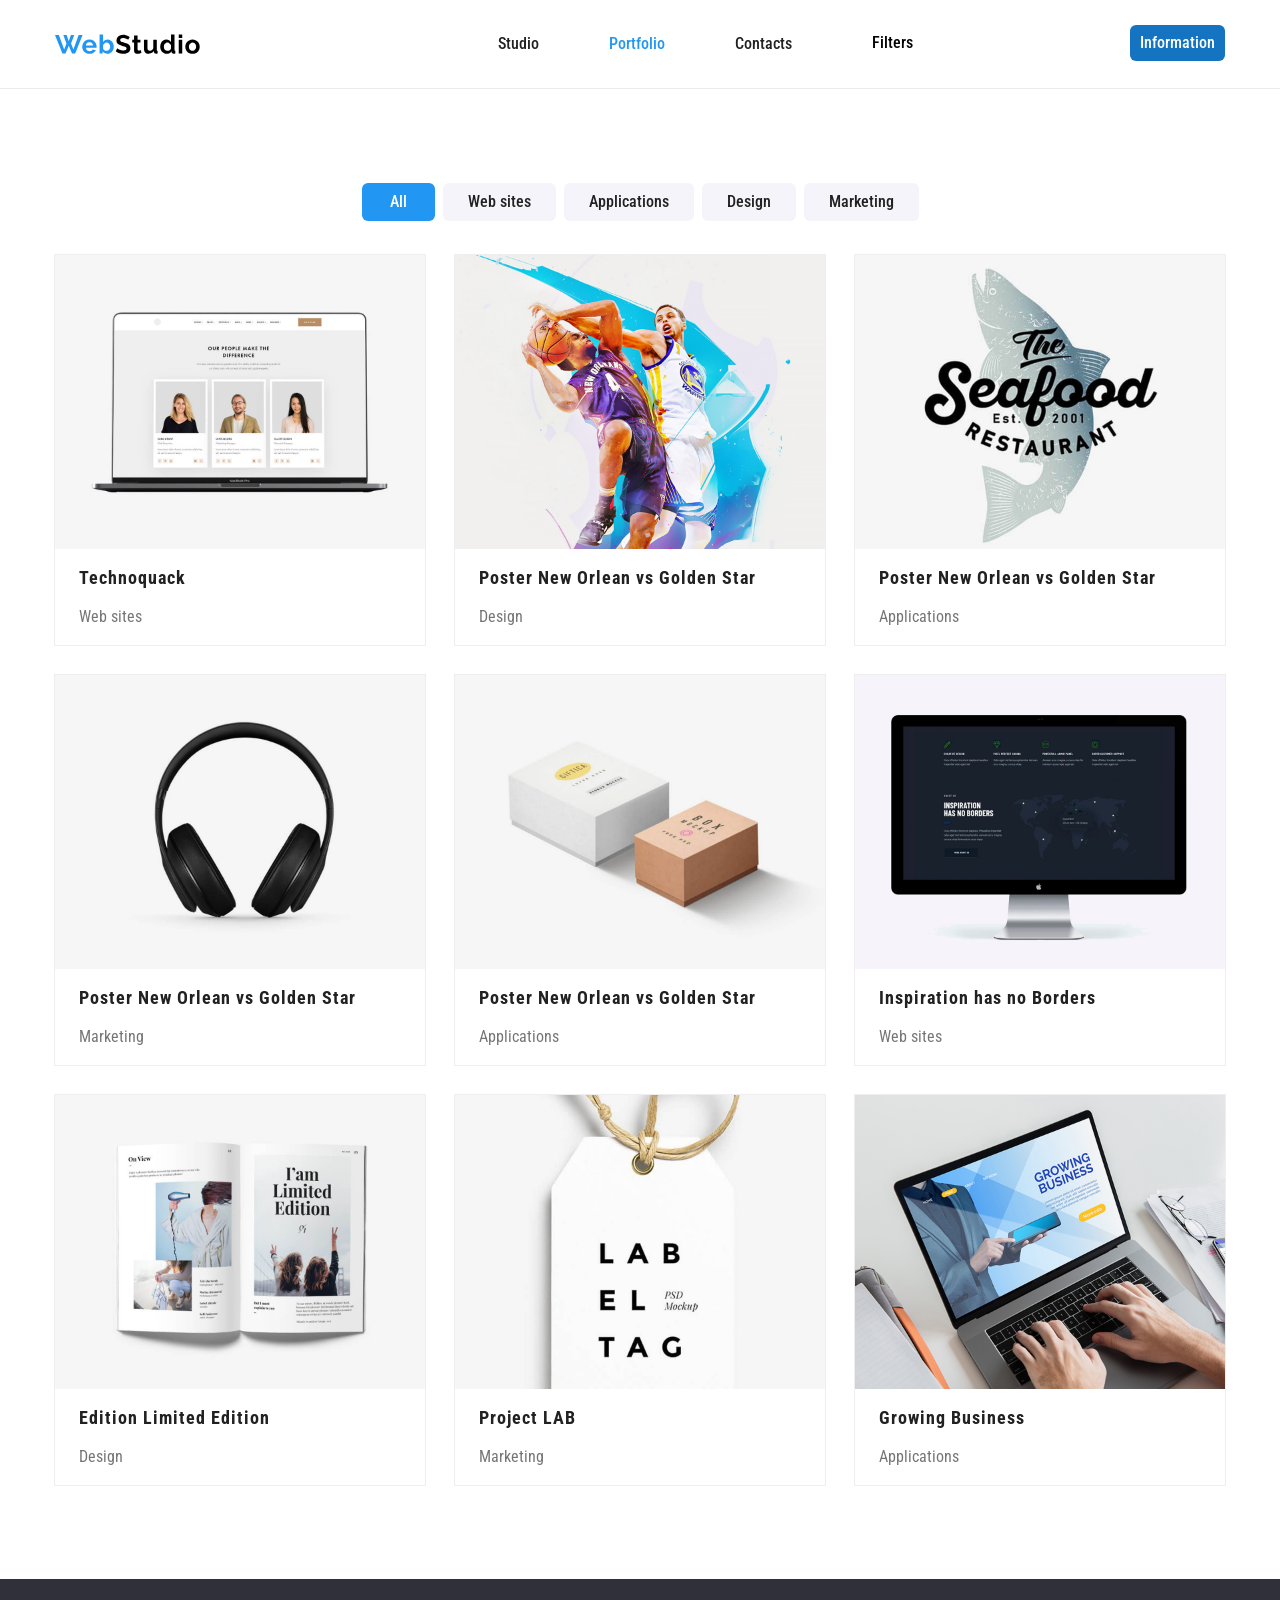
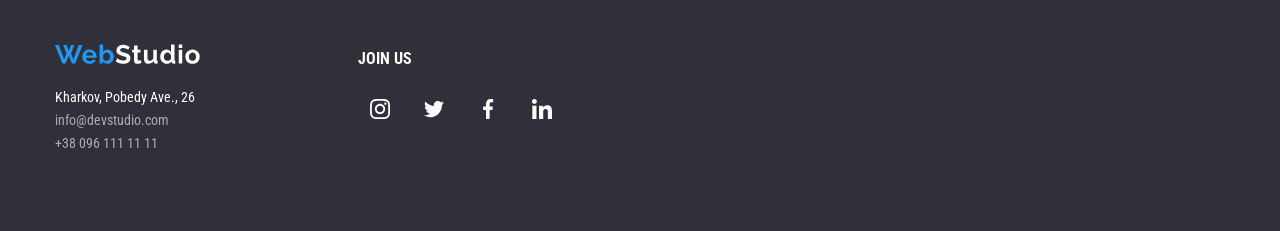
<file: portfolio.html>
<!DOCTYPE html>
<html lang="zxx">
<head>
    <meta charset="UTF-8">
    <meta name="viewport" content="width=device-width, initial-scale=1.0">
    <title>Portfolio</title>
    <link rel="stylesheet" href="css/styles.css">
</head>

<body>
        <header class="header">
        <div class="container header-container">
            <a class="header-logo" href="#">
                <img src="img/logo-header.svg" alt="WebStudio" width="145" height="31">
            </a>
            <nav class="header-nav">
            <ul class="header-nav">
                <li>
                <a href="index.html">Studio</a>
                </li>
                <li>
                <a class="active" href="#">Portfolio</a>
                </li>
                <li>
                <a href="#">Contacts</a>
                </li>
                <li class="submenu">
                <a class="submenu a-submenu" href="#">Filters</a>
                    <ul>
                        <li>
                            <a href="#">Web sites</a>
                        </li>
                        <li>
                            <a href="#">Design</a>
                        </li>
                        <li>
                            <a href="#">Applications</a>
                        </li>
                        <li class="submenu">
                            <a href="#">All</a>
                            <ul style="padding: 0 2px 0 0; left: auto;">
                                <li>
                                    <a href="#">All Filters</a>
                                </li>
                                <li>
                                    <a href="#">Unique</a>
                                </li>
                            </ul>
                        </li>
                    </ul>
                </li>
            </ul>
            </nav>
            <div class=" info-d">
                <a href="#">Information</a>
                <ul>
                        <li>
                            <a href="mailto:info@devstudio.com">info@devstudio.com</a></li>
                        <li>
                            <a href="tel:+380961111111">+38 096 111 11 11</a></li>
                </ul>
            </div>
        </div>
    </header>
    <main>
        <section class="three">
        <div class="container">
            <div class="dow">
                <button class="dow-btn">All</button>
                <button class="dow-btn1">Web sites</button>
                <button class="dow-btn1">Applications</button>
                <button class="dow-btn1">Design</button>
                <button class="dow-btn1">Marketing</button>
            </div>

            <div class="dflex">

                <div class="bordp2">
                    <div class="test">
                    <img src="img/p2-1.png" alt="p2-1" width="370" height="294">
                    <p class="box">Lorem ipsum dolor sit amet, consectetur adipisicing. Quisquam, natus? Lorem ipsum dolor sit amet consectetur adipisicing elit. Consequatur nisi minus voluptas. Enim voluptatem itaque illum, molestias voluptates eaque voluptate?</p>
                    </div>
                    <div class="divp2">
                        <h3 class="h3p2">Technoquack</h3>
                        <p class="pp2">Web sites</p>
                    </div>
                </div>

                <div class="bordp2">
                    <div class="test">
                    <img class="imgp2" src="img/p2-2.png" alt="p2-2" width="370" height="294">
                    <p class="box">Lorem ipsum dolor sit amet, consectetur adipisicing. Quisquam, natus? Lorem ipsum dolor sit amet consectetur adipisicing elit. Consequatur nisi minus voluptas. Enim voluptatem itaque illum, molestias voluptates eaque voluptate?</p>
                    </div>
                    <div class="divp2">
                        <h3 class="h3p2">Poster New Orlean vs Golden Star</h3>
                        <p class="pp2">Design</p>
                    </div>
                </div>

                <div class="bordp2">
                    <div class="test">
                    <img class="imgp2" src="img/p2-3.png" alt="p2-3" width="370" height="294">
                    <p class="box">Lorem ipsum dolor sit amet, consectetur adipisicing. Quisquam, natus? Lorem ipsum dolor sit amet consectetur adipisicing elit. Consequatur nisi minus voluptas. Enim voluptatem itaque illum, molestias voluptates eaque voluptate?</p>
                    </div>
                    <div class="divp2">
                        <h3 class="h3p2">Poster New Orlean vs Golden Star</h3>
                        <p class="pp2">Applications</p>
                    </div>
                </div>

                <div class="bordp2">
                    <div class="test">
                    <img class="imgp2" src="img/p2-4.png" alt="p2-4" width="370" height="294">
                    <p class="box">Lorem ipsum dolor sit amet, consectetur adipisicing. Quisquam, natus? Lorem ipsum dolor sit amet consectetur adipisicing elit. Consequatur nisi minus voluptas. Enim voluptatem itaque illum, molestias voluptates eaque voluptate?</p>
                    </div>
                    <div class="divp2">
                        <h3 class="h3p2">Poster New Orlean vs Golden Star</h3>
                        <p class="pp2">Marketing</p>
                    </div>
                </div>

                <div class="bordp2">
                    <div class="test">
                    <img class="imgp2" src="img/p2-5.png" alt="p2-5" width="370" height="294">
                    <p class="box">Lorem ipsum dolor sit amet, consectetur adipisicing. Quisquam, natus? Lorem ipsum dolor sit amet consectetur adipisicing elit. Consequatur nisi minus voluptas. Enim voluptatem itaque illum, molestias voluptates eaque voluptate?</p>
                    </div>
                    <div class="divp2">
                        <h3 class="h3p2">Poster New Orlean vs Golden Star</h3>
                        <p class="pp2">Applications</p>
                    </div>
                </div>

                <div class="bordp2">
                    <div class="test">
                    <img class="imgp2" src="img/p2-6.png" alt="p2-6" width="370" height="294">
                    <p class="box">Lorem ipsum dolor sit amet, consectetur adipisicing. Quisquam, natus? Lorem ipsum dolor sit amet consectetur adipisicing elit. Consequatur nisi minus voluptas. Enim voluptatem itaque illum, molestias voluptates eaque voluptate?</p>
                    </div>
                    <div class="divp2">
                        <h3 class="h3p2">Inspiration has no Borders</h3>
                        <p class="pp2">Web sites</p>
                    </div>
                </div>

                <div class="bordp2">
                    <div class="test">
                    <img class="imgp2" src="img/p2-7.png" alt="p2-7" width="370" height="294">
                    <p class="box">Lorem ipsum dolor sit amet, consectetur adipisicing. Quisquam, natus? Lorem ipsum dolor sit amet consectetur adipisicing elit. Consequatur nisi minus voluptas. Enim voluptatem itaque illum, molestias voluptates eaque voluptate?</p>
                    </div>
                    <div class="divp2">
                        <h3 class="h3p2">Edition Limited Edition</h3>
                        <p class="pp2">Design</p>
                    </div>
                </div>

                <div class="bordp2">
                    <div class="test">
                    <img class="imgp2" src="img/p2-8.png" alt="p2-8" width="370" height="294">
                    <p class="box">Lorem ipsum dolor sit amet, consectetur adipisicing. Quisquam, natus? Lorem ipsum dolor sit amet consectetur adipisicing elit. Consequatur nisi minus voluptas. Enim voluptatem itaque illum, molestias voluptates eaque voluptate?</p>
                    </div>
                    <div class="divp2">
                        <h3 class="h3p2">Project LAB</h3>
                        <p class="pp2">Marketing</p>
                    </div>
                </div>

                <div class="bordp2">
                    <div class="test">
                    <img class="imgp2" src="img/p2-9.png" alt="p2-9" width="370" height="294">
                    <p class="box">Lorem ipsum dolor sit amet, consectetur adipisicing. Quisquam, natus? Lorem ipsum dolor sit amet consectetur adipisicing elit. Consequatur nisi minus voluptas. Enim voluptatem itaque illum, molestias voluptates eaque voluptate?</p>
                    </div>
                    <div class="divp2">
                        <h3 class="h3p2">Growing Business</h3>
                        <p class="pp2">Applications</p>
                    </div>
                </div>
            </div>
        </div>
            </section>

    </main>
<footer>
        <section class="footer">
            <div class="container">
                <div class="blockfoot">
                    <div class="footdiv1">
                    <div class="footer-out">
                        <a href="#">
                            <img class="img-footer" src="img/logo-footer.svg" alt="Logo" width="145" height="31">
                        </a>
                    </div>
                    <div class="footer-out2">
                        <h3>Kharkov, Pobedy Ave., 26</h3>
                    </div>
                        <div class="footer-a">
                        <a href="mailto:info@devstudio.com">info@devstudio.com</a>
                        </div>
                        <div class="footer-a">
                        <a href="tel:+380961111111">+38 096 111 11 11</a>
                        </div>
                    </div>

                    <div class="footdiv2">
                        <div class="dlogofoot">
                            <h3 class="footh3">join us</h3>
                            <ul>
                                <li>
                                    <a href="https://www.instagram.com">
                                        <svg class="iconwhite">
                                            <use href="img/sprites.svg#Instagram1"></use>
                                        </svg>
                                    </a>
                                </li>
                                <li>
                                    <a href="https://twitter.com">
                                        <svg class="iconwhite">
                                            <use href="img/sprites.svg#twitter2"></use>
                                        </svg>
                                    </a>
                                </li>
                                <li>
                                    <a href="https://www.facebook.com/">
                                            <svg class="iconwhite">
                                            <use href="img/sprites.svg#facebook3"></use>
                                        </svg>
                                    </a>
                                </li>
                                <li>
                                    <a href="https://fr.linkedin.com/">
                                        <svg class="iconwhite">
                                            <use href="img/sprites.svg#linkedin4"></use>
                                        </svg>
                                    </a>
                                </li>
                            </ul>
                        </div>
                </div>
            </div>
        </div>
        </section>
    </footer>
</body>
</html>
</file>
<file: css/styles.css>
@import url("reset.css");
@import url("fonts.css");

body {
    font-family: 'Roboto', sans-serif;
    color: #212121;
}

.container {
    max-width: 1200px;
    margin: 0 auto;
    padding: 0 15px;
}

.hidden {
    position: absolute;
    z-index: -1;
    width: 0;
    height: 0;
    opacity: 0;
}

.btn {
    display: inline-block;
    color: #fff;
    font-size: 16px;
    font-weight: 700;
    letter-spacing: 1px;
    background: #2196F3;
    padding: 17px;
    min-width: 200px;
    cursor: pointer;
    border-radius: 6px;
    text-align: center;
}

.btn:hover {
    background: #1574c2;
}

.header-container {
    display: flex;
    justify-content: space-between;
    text-align: center;
    align-items: center;
}

.header {
    padding: 25px 0;
    font-weight: 500;
    border-bottom: 1px solid #ECECEC;
    position: relative;
}

.header-logo {
    margin-right: 90px;
}

.header-nav, .header-info {
    display: flex;
    gap: 70px;
    position: relative;
    align-items: center;
}

.header-nav a {
    color: #212121;
    text-decoration: none;
    justify-content: center;
}

.header-info a:hover, .header-nav a:hover, .info-d a:hover {
    color: #2196F3;
}

.header-nav a.active {
    color: #2196F3;
}


.header-list {
    display: flex;
    gap: 30px;
    justify-content: center;
}


.header-info {
    margin: 0 auto;
}

.header-info a {
    color: #757575;
    text-decoration: none;
}


.hero {
    min-height: 600px;
    background: linear-gradient(rgba(0,0,0, .3), rgba(0,0,0, .7)), url('../img/Img.jpg') no-repeat center/cover;
    color: #fff;
    display: flex;
    flex-flow: column;
    justify-content: center;
    position: relative;
}


.hero-title {
    font-size: 44px;
    line-height: 60px;
    font-weight: 900;
    text-transform: uppercase;
    letter-spacing: 3px;
    margin-bottom: 30px;
}

.hero-box {
    text-align: center;
    max-width: 696px;
    margin: 0 auto;
}



.hero-box h1, button {
    position: relative;
    z-index: 1;
}

.about {
    padding: 94px 0;
}

.about-boxes {
    display: flex;
    gap: 30px;
}

.about-box {
    flex: 1 1 25%;
    padding-top: 150px;
    position: relative;
}

.about-box::before {
    background: #F5F4FA url('../img/Group1.svg') no-repeat 50%/70px auto;
    content: '';
    position: absolute;
    top: 0;
    left: 0;
    right: 0;
    height: 120px;
    border-radius: 6px;
}

.about-box+.about-box::before {
    background: #F5F4FA url('../img/Group2.svg') no-repeat 50%/70px auto;
    content: '';
    position: absolute;
    top: 0;
    left: 0;
    right: 0;
    height: 120px;
    border-radius: 6px;
}

.about-box+.about-box+.about-box::before {
    background: #F5F4FA url('../img/Group3.svg') no-repeat 50%/70px auto;
    content: '';
    position: absolute;
    top: 0;
    left: 0;
    right: 0;
    height: 120px;
    border-radius: 6px;
}

.about-box+.about-box+.about-box+.about-box::before {
    background: #F5F4FA url('../img/Group4.svg') no-repeat 50%/70px auto;
    content: '';
    position: absolute;
    top: 0;
    left: 0;
    right: 0;
    height: 120px;
    border-radius: 6px;
}

.dlogo {
    padding: 16px 30px 32px 32px;
    position: relative;
}

.dlogo a {
    display: flex;
    width: 44px;
    height: 44px;
    padding: 12px 12px;
    background-position: center;
}

.dlogo a:hover {
    background: #2b93e9;
    border-radius: 50%;
    fill: #FFFFFF;
        transition: all .5s ease-out;
}

.dlogo a:hover svg{
    fill: #FFFFFF;
        transition: all .5s ease-out;
}


.dlogo>ul {
    display: flex;
    gap: 10px;
}


.about-title {
    margin-bottom: 10px;
    font-weight: 700;
    text-transform: uppercase;
}

.about-p {
    color: #757575;
    line-height: 25px;
}

.three {
padding: 94px 0;
}

.three-title {
    margin-bottom: 50px;
    font-weight: 700;
    font-size: 36px;
    letter-spacing: 1px;
    text-align: center;
}

.three-two {
    display: flex;
    gap: 30px;
}

.cards {
    display: flex;
    gap: 30px;
    position: relative;
}

.cards img {
    width: 100%;
    height: 100%;
    overflow: hidden;
    object-fit: cover;
    position: relative;
}

.last {
    background: #F5F4FA;
    padding: 94px 0;
}

.last-title {
    margin-bottom: 50px;
    font-weight: 700;
    font-size: 36px;
    letter-spacing: 2px;
    text-align: center;
}

.last-box {
    display: flex;
    gap: 30px;

}

.last-img {
    background: #fff;
    box-shadow: 2px 3px 5px 2px #00000024;
    border-bottom-right-radius: 6px;
    border-bottom-left-radius: 6px;
    flex: 1 1 23%;
}

.last-desc {
    margin: 0 auto;
    padding: 30px;
}

.last-h3 {
    font-weight: 500;
    font-size: 16px;
    text-align: center;
    letter-spacing: 1px;
    margin-bottom: 10px;
}

.last-p {
    color: #757575;
    font-weight: 400px;
    text-align: center;
    font-size: 16px;
}

.dow {
    margin: 0 auto;
    margin-bottom: 34px;
    display: flex;
    justify-content: center;
    gap: 8px;
}

.dow-btn {
    display: inline-block;
    color: #fff;
    font-size: 16px;
    font-weight: 500;
    background: #2196F3;
    padding: 6px;
    min-width: 73px;
    cursor: pointer;
    border-radius: 6px;
    text-align: center;
}

.dow-btn1 {
    display: inline-block;
    color: #212121;
    font-size: 16px;
    font-weight: 500;
    background: #F5F4FA;
    padding: 11px 25px;
    cursor: pointer;
    border-radius: 6px;
}

.dow-btn:hover {
    background: #0d538c;
}

.dow-btn1:hover {
background: #b6b4c2;
}

.dflex {
    display: flex;
    flex-wrap: wrap;
    gap: 30px;
}

.imgp2 {
    margin-bottom: 20px;
    height: 294px;
    width: 100%;
    object-fit: cover;
    overflow: hidden;
}

.h3p2 {
    font-weight: 700;
    font-size: 18px;
    letter-spacing: 1px;
    margin-bottom: 4px;
    height: 36px;
}

.pp2 {
    font-weight: 400;
    color: #757575;
    font-size: 16px;
}

.divp2 {
    padding: 20px 24px;
}

.bordp {
}

.bordp2 {
    outline: 1px solid #EEEEEE;
    flex: 1 1 30%;
    position: relative;
}

.bordp2 img {
    width: 100%;
    height: 294px;
    object-fit: cover;
}

.test {
    height: 294px;
    position: relative;
}

.test img {
    width: 100%;
    height: 100%;
    object-fit:cover;
}

.box {
    background: rgba(33, 150, 243, 0.9);
    color: #fff;
    position: absolute;
    inset: 0;
    padding: 24px;
    align-items: center;
    display: none;
    font-size: 18px;
    line-height: 28px;

}

.bordp2:hover .box {
    display: flex;
}

.cards:hover .cards-desc {
    display: block;
}

.cards-desc {
    position: absolute;
    bottom: 0;
    left: 0;
    right: 0;
    background: rgba(47, 48, 58, 0.8);
    padding: 20px 10px;
    color: white;
    text-align: center;
    font-weight: 700;
    font-size: 14px;
    text-transform: uppercase;
    display: none;
}

.submenu {
    position: relative;
}

.submenu ul {
    z-index: 5;
}

.submenu>ul {
    position: absolute;
    display: none;
    padding: 25px 0 0;
    min-width: 150px;
    top: 100%;
    left: 0;
}

.submenu .submenu>ul{
    top: 0;
    right: 100%;
    z-index: 2;
}


.submenu a {
    color: white;
    display: block;
    background-color: #1574c2;
    border-radius: 6px;
    margin-bottom: 2px;
    padding: 10px 10px ;
}

.submenu.a-submenu {
    background: inherit;
    color: black;
}


.submenu:hover>ul {
    display: block;
}


.info-d {
    text-decoration: none;
    position: relative;
}

.info-d>ul {
    position: absolute;
    display: none;
    padding: 25px 0 0 0;
}

.info-d a {
    color: white;
    display: block;
    text-decoration: none;
    background-color: #1574c2;
    border-radius: 6px;
    margin-bottom: 2px;
    padding: 10px 10px;
}

.info-d:hover>ul {
    display: block;
    z-index: 5;
}

.dlogofoot a {
    display: flex;
    width: 44px;
    height: 44px;
    background-position: center;
    padding: 12px 12px;
}

.dlogofoot a:hover {
    background: #2196F3;
    border-radius: 50%;
    transition: all .5s linear;
}

.dlogofoot>ul {
    display: flex;
    gap: 10px;
}

.footer {
    background: #2F303A;
    min-height: 252px;
    display: block;
}

.img-footer {
    margin-top: 60px;
    margin-bottom: 20px;
}

.footer-out {
    color: #FFFFFF;
}

.footer-out2 {
    color: #FFF;
    display: block;
    margin-bottom: 9px;
    font-weight: 400;
    font-size: 14px;
}

.footer-a {
    display: block;
}

.footer-a a{
    font-weight: 400;
    font-size: 14px;
    margin: 9px 0;
    display: block;
    text-decoration: none;
    color: #FFFFFF99;
}

.footer-a a:hover {
    color: #2196F3;
}

.footdiv1 {
    width: 231px;
}

.footdiv1, .footdiv2 {
    display: inline-block;
}

.blockfoot {
    display: flex;
}

.footdiv2 {
    padding: 62px 72px;
}

.footh3 {
    padding: 10px 0px 20px 0;
    color: white;
    text-transform: uppercase;
    font-weight: 700;
    font-size: 16px;
}

.iconwhite {
    fill: #FFFFFF;
}

.iconAFB1B8 {
    fill: #AFB1B8;
}

.iconAFB1B8106x60 {
    width: 106px;
    height: 60px;
    fill: #AFB1B8;
}

.fox{
    display: flex;
    gap: 30px;
    cursor: pointer;
}

.fox li {
    flex: 1 1 16%;
    border: 1px solid #AFB1B8;
    border-radius: 6px;
    padding: 16px 32px;
    min-width: 0;
}

.fox li:hover svg {
    fill: #d6e4f0;
    transition: all 1s linear;
}

.fox li:hover {
    fill: #2196F3;
    background: #2196F3;
    border: 1px solid #2196F3;
    transition: all 1s linear;
    }
</file>
